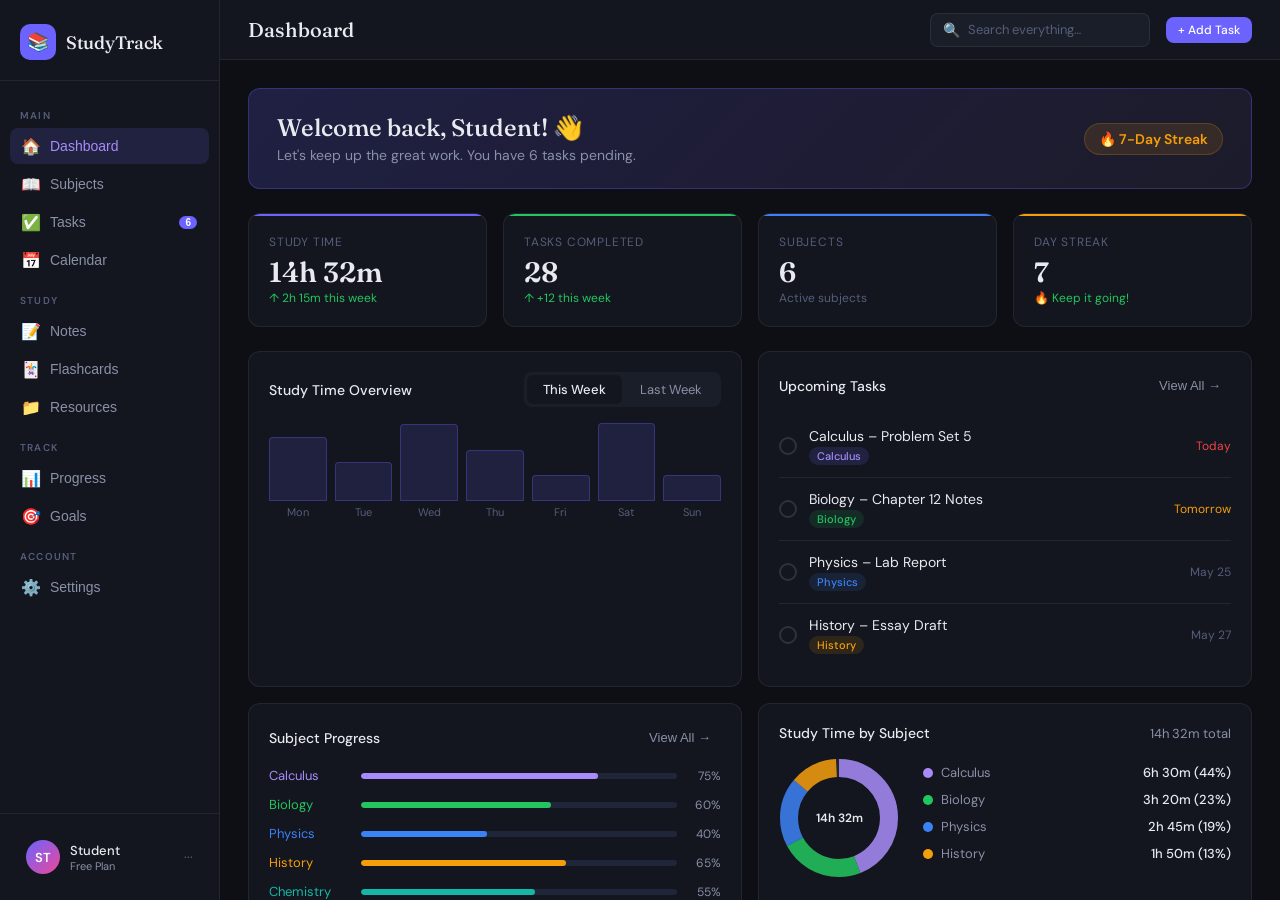
<file: full.html>
<!DOCTYPE html>
<html lang="en">
<head>
<meta charset="UTF-8">
<meta name="viewport" content="width=device-width, initial-scale=1.0">
<title>StudyTrack</title>
<link href="https://fonts.googleapis.com/css2?family=DM+Sans:ital,opsz,wght@0,9..40,300;0,9..40,400;0,9..40,500;0,9..40,600;1,9..40,300&family=Fraunces:ital,opsz,wght@0,9..144,300;0,9..144,500;1,9..144,300&display=swap" rel="stylesheet">
<style>
  :root {
    --bg: #0d0f14;
    --bg2: #13161e;
    --bg3: #1a1e28;
    --bg4: #20263a;
    --border: rgba(255,255,255,0.07);
    --border2: rgba(255,255,255,0.12);
    --text: #e8eaf0;
    --text2: #8a90a8;
    --text3: #555d7a;
    --accent: #6c63ff;
    --accent2: #a78bfa;
    --accent-dim: rgba(108,99,255,0.15);
    --green: #22c55e;
    --green-dim: rgba(34,197,94,0.12);
    --amber: #f59e0b;
    --amber-dim: rgba(245,158,11,0.12);
    --red: #ef4444;
    --red-dim: rgba(239,68,68,0.12);
    --blue: #3b82f6;
    --blue-dim: rgba(59,130,246,0.12);
    --teal: #14b8a6;
    --teal-dim: rgba(20,184,166,0.12);
    --pink: #ec4899;
    --nav-w: 220px;
    --radius: 12px;
    --radius-sm: 8px;
    --shadow: 0 4px 24px rgba(0,0,0,0.4);
  }

  *, *::before, *::after { box-sizing: border-box; margin: 0; padding: 0; }

  body {
    font-family: 'DM Sans', sans-serif;
    background: var(--bg);
    color: var(--text);
    min-height: 100vh;
    display: flex;
    overflow: hidden;
    height: 100vh;
  }

  /* ── SIDEBAR ── */
  .sidebar {
    width: var(--nav-w);
    min-width: var(--nav-w);
    background: var(--bg2);
    border-right: 1px solid var(--border);
    display: flex;
    flex-direction: column;
    height: 100vh;
    position: fixed;
    left: 0; top: 0;
    z-index: 100;
    transition: transform 0.3s ease;
  }
  .logo {
    padding: 24px 20px 20px;
    display: flex;
    align-items: center;
    gap: 10px;
    border-bottom: 1px solid var(--border);
  }
  .logo-icon {
    width: 36px; height: 36px;
    background: var(--accent);
    border-radius: 10px;
    display: flex; align-items: center; justify-content: center;
    font-size: 18px;
    flex-shrink: 0;
  }
  .logo-text {
    font-family: 'Fraunces', serif;
    font-size: 18px;
    font-weight: 500;
    letter-spacing: -0.3px;
    color: var(--text);
  }
  .nav {
    flex: 1;
    padding: 12px 10px;
    overflow-y: auto;
  }
  .nav-label {
    font-size: 10px;
    font-weight: 600;
    letter-spacing: 1.2px;
    text-transform: uppercase;
    color: var(--text3);
    padding: 8px 10px 6px;
    margin-top: 8px;
  }
  .nav-item {
    display: flex;
    align-items: center;
    gap: 10px;
    padding: 9px 12px;
    border-radius: var(--radius-sm);
    color: var(--text2);
    font-size: 14px;
    font-weight: 400;
    cursor: pointer;
    transition: all 0.15s ease;
    margin-bottom: 2px;
    border: none;
    background: none;
    width: 100%;
    text-align: left;
    text-decoration: none;
  }
  .nav-item:hover { background: var(--bg3); color: var(--text); }
  .nav-item.active {
    background: var(--accent-dim);
    color: var(--accent2);
    font-weight: 500;
  }
  .nav-item .nav-icon {
    width: 18px; height: 18px;
    display: flex; align-items: center; justify-content: center;
    font-size: 16px;
    flex-shrink: 0;
  }
  .nav-badge {
    margin-left: auto;
    background: var(--accent);
    color: #fff;
    font-size: 10px;
    font-weight: 600;
    padding: 1px 6px;
    border-radius: 20px;
  }
  .sidebar-footer {
    padding: 16px;
    border-top: 1px solid var(--border);
  }
  .user-card {
    display: flex;
    align-items: center;
    gap: 10px;
    padding: 10px;
    border-radius: var(--radius-sm);
    cursor: pointer;
    transition: background 0.15s;
  }
  .user-card:hover { background: var(--bg3); }
  .avatar {
    width: 34px; height: 34px;
    border-radius: 50%;
    background: linear-gradient(135deg, var(--accent), var(--pink));
    display: flex; align-items: center; justify-content: center;
    font-size: 13px;
    font-weight: 600;
    color: #fff;
    flex-shrink: 0;
  }
  .user-info { flex: 1; min-width: 0; }
  .user-name { font-size: 13px; font-weight: 500; }
  .user-role { font-size: 11px; color: var(--text2); }

  /* ── MAIN ── */
  .main {
    margin-left: var(--nav-w);
    flex: 1;
    display: flex;
    flex-direction: column;
    height: 100vh;
    overflow: hidden;
  }
  .topbar {
    background: var(--bg2);
    border-bottom: 1px solid var(--border);
    padding: 0 28px;
    height: 60px;
    display: flex;
    align-items: center;
    gap: 16px;
    flex-shrink: 0;
  }
  .topbar-title {
    font-family: 'Fraunces', serif;
    font-size: 20px;
    font-weight: 500;
    flex: 1;
  }
  .search-box {
    display: flex;
    align-items: center;
    gap: 8px;
    background: var(--bg3);
    border: 1px solid var(--border);
    border-radius: var(--radius-sm);
    padding: 7px 12px;
    width: 220px;
    transition: border-color 0.2s;
  }
  .search-box:focus-within { border-color: var(--accent); }
  .search-box input {
    background: none;
    border: none;
    outline: none;
    color: var(--text);
    font-size: 13px;
    font-family: inherit;
    width: 100%;
  }
  .search-box input::placeholder { color: var(--text3); }
  .search-icon { font-size: 14px; color: var(--text3); }

  .btn {
    display: inline-flex;
    align-items: center;
    gap: 6px;
    padding: 8px 16px;
    border-radius: var(--radius-sm);
    font-size: 13px;
    font-weight: 500;
    font-family: inherit;
    cursor: pointer;
    transition: all 0.15s ease;
    border: none;
  }
  .btn-primary {
    background: var(--accent);
    color: #fff;
  }
  .btn-primary:hover { background: #7c73ff; transform: translateY(-1px); }
  .btn-secondary {
    background: var(--bg3);
    color: var(--text2);
    border: 1px solid var(--border);
  }
  .btn-secondary:hover { background: var(--bg4); color: var(--text); }
  .btn-ghost {
    background: none;
    color: var(--text2);
    border: none;
    padding: 6px 10px;
  }
  .btn-ghost:hover { color: var(--text); background: var(--bg3); border-radius: var(--radius-sm); }
  .btn-sm { padding: 5px 12px; font-size: 12px; }
  .btn-icon {
    width: 32px; height: 32px; padding: 0;
    display: flex; align-items: center; justify-content: center;
    border-radius: var(--radius-sm);
    background: var(--bg3);
    border: 1px solid var(--border);
    color: var(--text2);
    cursor: pointer;
    font-size: 16px;
    transition: all 0.15s;
  }
  .btn-icon:hover { background: var(--bg4); color: var(--text); }

  /* ── PAGE CONTENT ── */
  .content {
    flex: 1;
    overflow-y: auto;
    padding: 28px;
  }
  .page { display: none; }
  .page.active { display: block; animation: fadeIn 0.25s ease; }
  @keyframes fadeIn { from { opacity: 0; transform: translateY(6px); } to { opacity: 1; transform: translateY(0); } }

  /* ── GRID ── */
  .grid-4 { display: grid; grid-template-columns: repeat(4, 1fr); gap: 16px; }
  .grid-3 { display: grid; grid-template-columns: repeat(3, 1fr); gap: 16px; }
  .grid-2 { display: grid; grid-template-columns: repeat(2, 1fr); gap: 16px; }

  /* ── CARDS ── */
  .card {
    background: var(--bg2);
    border: 1px solid var(--border);
    border-radius: var(--radius);
    padding: 20px;
  }
  .card-sm { padding: 16px; }
  .stat-card {
    background: var(--bg2);
    border: 1px solid var(--border);
    border-radius: var(--radius);
    padding: 20px;
    position: relative;
    overflow: hidden;
    transition: transform 0.2s, border-color 0.2s;
  }
  .stat-card:hover { transform: translateY(-2px); border-color: var(--border2); }
  .stat-card::before {
    content: '';
    position: absolute;
    top: 0; left: 0; right: 0;
    height: 2px;
    background: var(--c, var(--accent));
  }
  .stat-label { font-size: 12px; color: var(--text3); text-transform: uppercase; letter-spacing: 0.8px; margin-bottom: 8px; }
  .stat-value { font-size: 28px; font-weight: 600; line-height: 1; margin-bottom: 4px; font-family: 'Fraunces', serif; }
  .stat-sub { font-size: 12px; color: var(--text3); display: flex; align-items: center; gap: 4px; }
  .stat-sub.up { color: var(--green); }
  .stat-sub.down { color: var(--red); }

  .card-header {
    display: flex;
    align-items: center;
    justify-content: space-between;
    margin-bottom: 16px;
  }
  .card-title { font-size: 14px; font-weight: 500; }
  .section-title {
    font-family: 'Fraunces', serif;
    font-size: 22px;
    font-weight: 500;
    margin-bottom: 4px;
  }
  .section-sub { font-size: 14px; color: var(--text2); margin-bottom: 24px; }

  /* ── PROGRESS BARS ── */
  .progress-row {
    display: flex; align-items: center; gap: 12px; margin-bottom: 12px;
  }
  .progress-label { font-size: 13px; width: 80px; flex-shrink: 0; }
  .progress-track {
    flex: 1; height: 6px;
    background: var(--bg4);
    border-radius: 99px;
    overflow: hidden;
  }
  .progress-fill {
    height: 100%;
    border-radius: 99px;
    background: var(--accent);
    transition: width 0.8s cubic-bezier(0.34,1.56,0.64,1);
  }
  .progress-pct { font-size: 12px; color: var(--text2); width: 32px; text-align: right; flex-shrink: 0; }

  /* ── BADGES ── */
  .badge {
    display: inline-flex; align-items: center; gap: 4px;
    padding: 2px 8px;
    border-radius: 99px;
    font-size: 11px;
    font-weight: 500;
  }
  .badge-high { background: var(--red-dim); color: var(--red); }
  .badge-med { background: var(--amber-dim); color: var(--amber); }
  .badge-low { background: var(--green-dim); color: var(--green); }
  .badge-calc { background: var(--accent-dim); color: var(--accent2); }
  .badge-bio { background: var(--green-dim); color: var(--green); }
  .badge-phys { background: var(--blue-dim); color: var(--blue); }
  .badge-hist { background: var(--amber-dim); color: var(--amber); }
  .badge-chem { background: var(--teal-dim); color: var(--teal); }
  .badge-eng { background: rgba(236,72,153,0.12); color: var(--pink); }
  .badge-success { background: var(--green-dim); color: var(--green); }
  .badge-progress { background: var(--amber-dim); color: var(--amber); }
  .badge-todo { background: var(--blue-dim); color: var(--blue); }

  /* ── TASKS ── */
  .task-item {
    display: flex;
    align-items: center;
    gap: 12px;
    padding: 12px 0;
    border-bottom: 1px solid var(--border);
    cursor: pointer;
    transition: background 0.15s;
  }
  .task-item:last-child { border-bottom: none; }
  .task-check {
    width: 18px; height: 18px;
    border: 2px solid var(--border2);
    border-radius: 50%;
    flex-shrink: 0;
    display: flex; align-items: center; justify-content: center;
    transition: all 0.2s;
    cursor: pointer;
  }
  .task-check.done {
    background: var(--green);
    border-color: var(--green);
    color: #fff;
    font-size: 10px;
  }
  .task-info { flex: 1; min-width: 0; }
  .task-name { font-size: 14px; font-weight: 400; }
  .task-name.done { text-decoration: line-through; color: var(--text3); }
  .task-meta { font-size: 12px; color: var(--text3); margin-top: 2px; }
  .task-due { font-size: 12px; color: var(--text2); flex-shrink: 0; }

  /* ── TABS ── */
  .tabs {
    display: flex;
    gap: 2px;
    background: var(--bg3);
    border-radius: var(--radius-sm);
    padding: 3px;
    margin-bottom: 20px;
    width: fit-content;
  }
  .tab {
    padding: 6px 16px;
    border-radius: 6px;
    font-size: 13px;
    font-weight: 400;
    cursor: pointer;
    color: var(--text2);
    border: none;
    background: none;
    font-family: inherit;
    transition: all 0.15s;
  }
  .tab.active { background: var(--bg2); color: var(--text); font-weight: 500; }
  .tab:hover:not(.active) { color: var(--text); }

  /* ── CHART BARS ── */
  .chart-bars {
    display: flex;
    align-items: flex-end;
    gap: 8px;
    height: 120px;
    padding-bottom: 24px;
    position: relative;
  }
  .chart-bar-wrap {
    flex: 1;
    display: flex;
    flex-direction: column;
    align-items: center;
    height: 100%;
    justify-content: flex-end;
    gap: 4px;
  }
  .chart-bar {
    width: 100%;
    background: var(--accent-dim);
    border-radius: 4px 4px 0 0;
    border: 1px solid rgba(108,99,255,0.3);
    transition: height 0.8s cubic-bezier(0.34,1.56,0.64,1), background 0.2s;
    cursor: pointer;
  }
  .chart-bar:hover { background: var(--accent); }
  .chart-bar-label { font-size: 11px; color: var(--text3); }

  /* ── CALENDAR ── */
  .cal-grid {
    display: grid;
    grid-template-columns: repeat(7, 1fr);
    gap: 4px;
  }
  .cal-header {
    text-align: center;
    font-size: 11px;
    font-weight: 500;
    color: var(--text3);
    padding: 4px 0 8px;
    text-transform: uppercase;
    letter-spacing: 0.6px;
  }
  .cal-day {
    aspect-ratio: 1;
    display: flex; align-items: center; justify-content: center;
    font-size: 13px;
    border-radius: var(--radius-sm);
    cursor: pointer;
    color: var(--text2);
    transition: all 0.15s;
    position: relative;
  }
  .cal-day:hover { background: var(--bg3); color: var(--text); }
  .cal-day.today { background: var(--accent); color: #fff; font-weight: 600; }
  .cal-day.has-event::after {
    content: '';
    position: absolute;
    bottom: 3px;
    width: 4px; height: 4px;
    border-radius: 50%;
    background: var(--accent2);
  }
  .cal-day.today::after { background: #fff; }
  .cal-day.other-month { color: var(--text3); }
  .cal-day.selected:not(.today) { background: var(--accent-dim); color: var(--accent2); }

  /* ── NOTES ── */
  .notes-layout { display: grid; grid-template-columns: 220px 1fr; gap: 16px; min-height: 400px; }
  .notes-list { display: flex; flex-direction: column; gap: 4px; }
  .note-item {
    padding: 10px 12px;
    border-radius: var(--radius-sm);
    cursor: pointer;
    border: 1px solid transparent;
    transition: all 0.15s;
  }
  .note-item:hover { background: var(--bg3); }
  .note-item.active { background: var(--accent-dim); border-color: rgba(108,99,255,0.3); }
  .note-item-title { font-size: 13px; font-weight: 500; margin-bottom: 2px; }
  .note-item-date { font-size: 11px; color: var(--text3); }
  .note-editor {
    background: var(--bg2);
    border: 1px solid var(--border);
    border-radius: var(--radius);
    padding: 24px;
    display: flex;
    flex-direction: column;
  }
  .note-editor-title {
    font-family: 'Fraunces', serif;
    font-size: 22px;
    font-weight: 500;
    background: none;
    border: none;
    color: var(--text);
    outline: none;
    margin-bottom: 8px;
    width: 100%;
  }
  .note-editor-date { font-size: 12px; color: var(--text3); margin-bottom: 20px; }
  .note-editor-body {
    flex: 1;
    background: none;
    border: none;
    color: var(--text);
    font-family: inherit;
    font-size: 14px;
    line-height: 1.8;
    outline: none;
    resize: none;
    min-height: 300px;
  }

  /* ── FLASHCARDS ── */
  .flashcard-scene {
    perspective: 1000px;
    width: 100%;
    max-width: 480px;
    margin: 0 auto;
    height: 240px;
    cursor: pointer;
  }
  .flashcard-inner {
    width: 100%; height: 100%;
    transition: transform 0.5s cubic-bezier(0.4,0,0.2,1);
    transform-style: preserve-3d;
    position: relative;
  }
  .flashcard-inner.flipped { transform: rotateY(180deg); }
  .flashcard-face {
    position: absolute;
    width: 100%; height: 100%;
    backface-visibility: hidden;
    background: var(--bg2);
    border: 1px solid var(--border);
    border-radius: var(--radius);
    display: flex;
    flex-direction: column;
    align-items: center;
    justify-content: center;
    padding: 28px;
    text-align: center;
  }
  .flashcard-face.back { transform: rotateY(180deg); background: var(--bg3); border-color: var(--accent); }
  .flashcard-hint { font-size: 12px; color: var(--text3); margin-bottom: 12px; }
  .flashcard-q { font-size: 16px; font-weight: 500; line-height: 1.5; }
  .flashcard-a { font-size: 18px; font-weight: 600; color: var(--accent2); }
  .flashcard-nav { display: flex; align-items: center; justify-content: center; gap: 20px; margin-top: 20px; }
  .flashcard-counter { font-size: 14px; color: var(--text2); }
  .rating-btns { display: flex; gap: 8px; justify-content: center; margin-top: 16px; }

  /* ── TABLE ── */
  .data-table { width: 100%; border-collapse: collapse; }
  .data-table th {
    text-align: left; font-size: 11px; font-weight: 600;
    text-transform: uppercase; letter-spacing: 0.8px;
    color: var(--text3); padding: 10px 12px;
    border-bottom: 1px solid var(--border);
  }
  .data-table td {
    padding: 12px 12px; font-size: 14px;
    border-bottom: 1px solid var(--border);
    vertical-align: middle;
  }
  .data-table tr:last-child td { border-bottom: none; }
  .data-table tr:hover td { background: var(--bg3); }
  .subject-dot {
    display: inline-block;
    width: 8px; height: 8px;
    border-radius: 50%;
    margin-right: 8px;
    vertical-align: middle;
  }

  /* ── PIE / DONUT ── */
  .donut-wrap { display: flex; align-items: center; gap: 24px; }
  .donut-legend { flex: 1; }
  .donut-legend-item { display: flex; align-items: center; gap: 8px; margin-bottom: 10px; font-size: 13px; }
  .donut-legend-dot { width: 10px; height: 10px; border-radius: 50%; flex-shrink: 0; }
  .donut-legend-label { flex: 1; color: var(--text2); }
  .donut-legend-val { color: var(--text); font-weight: 500; }

  /* ── GOALS ── */
  .goal-card {
    background: var(--bg2);
    border: 1px solid var(--border);
    border-radius: var(--radius);
    padding: 16px 20px;
    margin-bottom: 12px;
    transition: all 0.2s;
  }
  .goal-card:hover { border-color: var(--border2); }
  .goal-header { display: flex; align-items: center; justify-content: space-between; margin-bottom: 10px; }
  .goal-title { font-size: 15px; font-weight: 500; }
  .goal-meta { font-size: 12px; color: var(--text3); margin-bottom: 10px; }
  .goal-progress-track { height: 6px; background: var(--bg4); border-radius: 99px; overflow: hidden; }
  .goal-progress-fill { height: 100%; border-radius: 99px; background: var(--accent); transition: width 1s ease; }
  .goal-progress-fill.done { background: var(--green); }

  /* ── SETTINGS ── */
  .settings-section { margin-bottom: 32px; }
  .settings-section-title { font-size: 14px; font-weight: 600; color: var(--text2); text-transform: uppercase; letter-spacing: 0.8px; margin-bottom: 16px; padding-bottom: 8px; border-bottom: 1px solid var(--border); }
  .settings-row { display: flex; align-items: center; justify-content: space-between; padding: 14px 0; border-bottom: 1px solid var(--border); }
  .settings-row:last-child { border-bottom: none; }
  .settings-label { font-size: 14px; font-weight: 500; }
  .settings-sub { font-size: 12px; color: var(--text3); margin-top: 2px; }
  .toggle {
    width: 40px; height: 22px;
    background: var(--bg4);
    border-radius: 99px;
    cursor: pointer;
    position: relative;
    transition: background 0.2s;
    border: none;
    flex-shrink: 0;
  }
  .toggle.on { background: var(--accent); }
  .toggle::after {
    content: '';
    position: absolute;
    width: 16px; height: 16px;
    background: #fff;
    border-radius: 50%;
    top: 3px; left: 3px;
    transition: left 0.2s;
  }
  .toggle.on::after { left: 21px; }
  .input-field {
    background: var(--bg3);
    border: 1px solid var(--border);
    border-radius: var(--radius-sm);
    color: var(--text);
    font-family: inherit;
    font-size: 14px;
    padding: 8px 12px;
    outline: none;
    transition: border-color 0.2s;
  }
  .input-field:focus { border-color: var(--accent); }
  .select-field {
    background: var(--bg3);
    border: 1px solid var(--border);
    border-radius: var(--radius-sm);
    color: var(--text);
    font-family: inherit;
    font-size: 14px;
    padding: 8px 12px;
    outline: none;
    cursor: pointer;
  }

  /* ── RESOURCES ── */
  .resource-card {
    background: var(--bg2);
    border: 1px solid var(--border);
    border-radius: var(--radius);
    padding: 16px;
    transition: all 0.2s;
    cursor: pointer;
  }
  .resource-card:hover { border-color: var(--accent); transform: translateY(-2px); }
  .resource-icon {
    width: 40px; height: 40px;
    border-radius: var(--radius-sm);
    display: flex; align-items: center; justify-content: center;
    font-size: 20px;
    margin-bottom: 12px;
  }
  .resource-name { font-size: 14px; font-weight: 500; margin-bottom: 4px; }
  .resource-type { font-size: 12px; color: var(--text3); }

  /* ── MODAL ── */
  .modal-overlay {
    position: fixed;
    inset: 0;
    background: rgba(0,0,0,0.6);
    z-index: 200;
    display: flex; align-items: center; justify-content: center;
    opacity: 0; pointer-events: none;
    transition: opacity 0.2s;
    backdrop-filter: blur(4px);
  }
  .modal-overlay.show { opacity: 1; pointer-events: all; }
  .modal {
    background: var(--bg2);
    border: 1px solid var(--border2);
    border-radius: var(--radius);
    padding: 28px;
    width: 460px;
    max-width: 90vw;
    transform: translateY(20px);
    transition: transform 0.2s;
  }
  .modal-overlay.show .modal { transform: translateY(0); }
  .modal-title { font-family: 'Fraunces', serif; font-size: 20px; font-weight: 500; margin-bottom: 20px; }
  .modal-row { margin-bottom: 16px; }
  .modal-label { font-size: 12px; color: var(--text2); margin-bottom: 6px; }
  .modal-input {
    width: 100%;
    background: var(--bg3);
    border: 1px solid var(--border);
    border-radius: var(--radius-sm);
    color: var(--text);
    font-family: inherit;
    font-size: 14px;
    padding: 9px 12px;
    outline: none;
    transition: border-color 0.2s;
  }
  .modal-input:focus { border-color: var(--accent); }
  .modal-footer { display: flex; justify-content: flex-end; gap: 8px; margin-top: 24px; }

  /* ── TIMELINE BADGES ── */
  .timeline-label { font-size: 10px; font-weight: 700; letter-spacing: 1px; text-transform: uppercase; color: var(--text3); padding: 12px 0 6px; }

  /* ── SUBJECT COLORS ── */
  .c-calc { color: var(--accent2); }
  .c-bio { color: var(--green); }
  .c-phys { color: var(--blue); }
  .c-hist { color: var(--amber); }
  .c-chem { color: var(--teal); }
  .c-eng { color: var(--pink); }

  /* ── TOAST ── */
  .toast-container { position: fixed; top: 20px; right: 20px; z-index: 300; display: flex; flex-direction: column; gap: 8px; }
  .toast {
    background: var(--bg2);
    border: 1px solid var(--border2);
    border-radius: var(--radius-sm);
    padding: 12px 16px;
    font-size: 13px;
    display: flex; align-items: center; gap: 10px;
    animation: slideIn 0.3s ease;
    min-width: 260px;
    box-shadow: var(--shadow);
  }
  .toast-icon { font-size: 16px; }
  @keyframes slideIn { from { transform: translateX(100%); opacity: 0; } to { transform: translateX(0); opacity: 1; } }

  /* ── SCROLLBAR ── */
  ::-webkit-scrollbar { width: 6px; }
  ::-webkit-scrollbar-track { background: transparent; }
  ::-webkit-scrollbar-thumb { background: var(--bg4); border-radius: 99px; }
  ::-webkit-scrollbar-thumb:hover { background: var(--border2); }

  /* ── HAMBURGER ── */
  .hamburger { display: none; background: none; border: none; color: var(--text); font-size: 22px; cursor: pointer; padding: 4px; }

  @media (max-width: 768px) {
    .hamburger { display: flex; }
    .sidebar { transform: translateX(-100%); }
    .sidebar.open { transform: translateX(0); }
    .main { margin-left: 0; }
    .grid-4 { grid-template-columns: repeat(2, 1fr); }
    .grid-3 { grid-template-columns: 1fr; }
    .grid-2 { grid-template-columns: 1fr; }
    .notes-layout { grid-template-columns: 1fr; }
    .donut-wrap { flex-direction: column; }
    .search-box { display: none; }
  }

  .empty-state { text-align: center; padding: 60px 20px; color: var(--text3); }
  .empty-state-icon { font-size: 48px; margin-bottom: 12px; }
  .divider { height: 1px; background: var(--border); margin: 20px 0; }
  .flex { display: flex; }
  .items-center { align-items: center; }
  .justify-between { justify-content: space-between; }
  .gap-2 { gap: 8px; }
  .gap-3 { gap: 12px; }
  .mb-4 { margin-bottom: 16px; }
  .mb-6 { margin-bottom: 24px; }
  .text-sm { font-size: 13px; }
  .text-xs { font-size: 12px; }
  .text-muted { color: var(--text2); }
  .fw-500 { font-weight: 500; }

  /* Chip filters */
  .chip {
    display: inline-flex; align-items: center;
    padding: 5px 12px; border-radius: 99px;
    font-size: 12px; font-weight: 500;
    cursor: pointer; border: 1px solid var(--border);
    background: none; color: var(--text2);
    font-family: inherit; transition: all 0.15s;
  }
  .chip.active { background: var(--accent-dim); border-color: rgba(108,99,255,0.4); color: var(--accent2); }
  .chip:hover:not(.active) { border-color: var(--border2); color: var(--text); }
  .chips { display: flex; gap: 6px; flex-wrap: wrap; margin-bottom: 16px; }

  /* Welcome banner */
  .welcome-banner {
    background: linear-gradient(135deg, rgba(108,99,255,0.2), rgba(167,139,250,0.1));
    border: 1px solid rgba(108,99,255,0.3);
    border-radius: var(--radius);
    padding: 24px 28px;
    margin-bottom: 24px;
    display: flex; align-items: center; justify-content: space-between;
  }
  .welcome-text h1 { font-family: 'Fraunces', serif; font-size: 24px; font-weight: 500; margin-bottom: 4px; }
  .welcome-text p { color: var(--text2); font-size: 14px; }

  /* Streak fire */
  .streak-badge {
    display: flex; align-items: center; gap: 6px;
    background: var(--amber-dim);
    border: 1px solid rgba(245,158,11,0.2);
    border-radius: 99px;
    padding: 6px 14px;
    font-size: 14px;
    font-weight: 600;
    color: var(--amber);
  }

  /* Progress circular */
  .circ-wrap { position: relative; display: inline-flex; }
  .circ-label { position: absolute; inset: 0; display: flex; align-items: center; justify-content: center; flex-direction: column; }
</style>
</head>
<body>

<!-- SIDEBAR -->
<nav class="sidebar" id="sidebar">
  <div class="logo">
    <div class="logo-icon">📚</div>
    <span class="logo-text">StudyTrack</span>
  </div>
  <div class="nav">
    <div class="nav-label">Main</div>
    <button class="nav-item active" data-page="dashboard">
      <span class="nav-icon">🏠</span> Dashboard
    </button>
    <button class="nav-item" data-page="subjects">
      <span class="nav-icon">📖</span> Subjects
    </button>
    <button class="nav-item" data-page="tasks">
      <span class="nav-icon">✅</span> Tasks
      <span class="nav-badge" id="task-badge">6</span>
    </button>
    <button class="nav-item" data-page="calendar">
      <span class="nav-icon">📅</span> Calendar
    </button>
    <div class="nav-label">Study</div>
    <button class="nav-item" data-page="notes">
      <span class="nav-icon">📝</span> Notes
    </button>
    <button class="nav-item" data-page="flashcards">
      <span class="nav-icon">🃏</span> Flashcards
    </button>
    <button class="nav-item" data-page="resources">
      <span class="nav-icon">📁</span> Resources
    </button>
    <div class="nav-label">Track</div>
    <button class="nav-item" data-page="progress">
      <span class="nav-icon">📊</span> Progress
    </button>
    <button class="nav-item" data-page="goals">
      <span class="nav-icon">🎯</span> Goals
    </button>
    <div class="nav-label">Account</div>
    <button class="nav-item" data-page="settings">
      <span class="nav-icon">⚙️</span> Settings
    </button>
  </div>
  <div class="sidebar-footer">
    <div class="user-card">
      <div class="avatar">ST</div>
      <div class="user-info">
        <div class="user-name">Student</div>
        <div class="user-role">Free Plan</div>
      </div>
      <span style="color:var(--text3);font-size:14px;">···</span>
    </div>
  </div>
</nav>

<!-- MAIN -->
<div class="main">
  <div class="topbar">
    <button class="hamburger" id="hamburger">☰</button>
    <div class="topbar-title" id="page-title">Dashboard</div>
    <div class="search-box">
      <span class="search-icon">🔍</span>
      <input type="text" id="global-search" placeholder="Search everything…">
    </div>
    <button class="btn btn-primary btn-sm" id="topbar-action-btn" onclick="openAddModal()">+ Add Task</button>
  </div>

  <div class="content">

    <!-- ════════════════════════ DASHBOARD ════════════════════════ -->
    <div class="page active" id="page-dashboard">
      <div class="welcome-banner">
        <div class="welcome-text">
          <h1>Welcome back, Student! 👋</h1>
          <p>Let's keep up the great work. You have 6 tasks pending.</p>
        </div>
        <div class="streak-badge">🔥 7-Day Streak</div>
      </div>

      <div class="grid-4 mb-6">
        <div class="stat-card" style="--c: var(--accent)">
          <div class="stat-label">Study Time</div>
          <div class="stat-value">14h 32m</div>
          <div class="stat-sub up">↑ 2h 15m this week</div>
        </div>
        <div class="stat-card" style="--c: var(--green)">
          <div class="stat-label">Tasks Completed</div>
          <div class="stat-value" id="dash-completed">28</div>
          <div class="stat-sub up">↑ +12 this week</div>
        </div>
        <div class="stat-card" style="--c: var(--blue)">
          <div class="stat-label">Subjects</div>
          <div class="stat-value">6</div>
          <div class="stat-sub">Active subjects</div>
        </div>
        <div class="stat-card" style="--c: var(--amber)">
          <div class="stat-label">Day Streak</div>
          <div class="stat-value">7</div>
          <div class="stat-sub up">🔥 Keep it going!</div>
        </div>
      </div>

      <div class="grid-2">
        <!-- Study Time Chart -->
        <div class="card">
          <div class="card-header">
            <div class="card-title">Study Time Overview</div>
            <div class="tabs" style="margin-bottom:0">
              <button class="tab active">This Week</button>
              <button class="tab">Last Week</button>
            </div>
          </div>
          <div class="chart-bars" id="study-chart">
            <!-- JS rendered -->
          </div>
        </div>

        <!-- Upcoming Tasks -->
        <div class="card">
          <div class="card-header">
            <div class="card-title">Upcoming Tasks</div>
            <button class="btn-ghost text-sm" onclick="navigate('tasks')">View All →</button>
          </div>
          <div id="dash-tasks"></div>
        </div>

        <!-- Subject Progress -->
        <div class="card">
          <div class="card-header">
            <div class="card-title">Subject Progress</div>
            <button class="btn-ghost text-sm" onclick="navigate('subjects')">View All →</button>
          </div>
          <div id="dash-progress"></div>
        </div>

        <!-- Study by Subject -->
        <div class="card">
          <div class="card-header">
            <div class="card-title">Study Time by Subject</div>
            <span class="text-muted text-sm">14h 32m total</span>
          </div>
          <div class="donut-wrap">
            <svg width="120" height="120" viewBox="0 0 120 120">
              <circle cx="60" cy="60" r="50" fill="none" stroke="rgba(255,255,255,0.06)" stroke-width="18"/>
              <!-- Donut segments drawn by JS -->
              <g id="donut-segments"></g>
              <text x="60" y="64" text-anchor="middle" fill="#e8eaf0" font-size="12" font-weight="600" font-family="DM Sans">14h 32m</text>
            </svg>
            <div class="donut-legend" id="donut-legend"></div>
          </div>
        </div>
      </div>
    </div>

    <!-- ════════════════════════ SUBJECTS ════════════════════════ -->
    <div class="page" id="page-subjects">
      <div class="flex items-center justify-between mb-6">
        <div>
          <div class="section-title">Subjects</div>
          <div class="section-sub">Manage and track all your subjects.</div>
        </div>
        <button class="btn btn-primary" onclick="openAddModal('subject')">+ Add Subject</button>
      </div>

      <div class="grid-3 mb-6" id="subject-cards"></div>

      <div class="card">
        <table class="data-table" id="subject-table">
          <thead>
            <tr>
              <th>Subject</th>
              <th>Progress</th>
              <th>Study Time</th>
              <th>Tasks</th>
              <th></th>
            </tr>
          </thead>
          <tbody id="subject-table-body"></tbody>
        </table>
      </div>
    </div>

    <!-- ════════════════════════ TASKS ════════════════════════ -->
    <div class="page" id="page-tasks">
      <div class="flex items-center justify-between mb-6">
        <div>
          <div class="section-title">Tasks</div>
          <div class="section-sub">View and manage your study tasks.</div>
        </div>
        <button class="btn btn-primary" onclick="openAddModal('task')">+ Add Task</button>
      </div>

      <div class="tabs" id="tasks-tabs">
        <button class="tab active" data-filter="all">All</button>
        <button class="tab" data-filter="todo">To Do</button>
        <button class="tab" data-filter="inprogress">In Progress</button>
        <button class="tab" data-filter="done">Completed</button>
      </div>

      <div class="card">
        <div id="tasks-list"></div>
      </div>
    </div>

    <!-- ════════════════════════ CALENDAR ════════════════════════ -->
    <div class="page" id="page-calendar">
      <div class="flex items-center justify-between mb-6">
        <div>
          <div class="section-title">Calendar</div>
          <div class="section-sub">View your schedule and study plan.</div>
        </div>
        <div class="tabs" style="margin-bottom:0">
          <button class="tab active">Month</button>
          <button class="tab">Week</button>
          <button class="tab">Day</button>
        </div>
      </div>

      <div class="grid-2">
        <div class="card">
          <div class="card-header" style="margin-bottom:12px">
            <button class="btn-icon" id="cal-prev">‹</button>
            <div class="card-title" id="cal-month-label" style="font-family:'Fraunces',serif;font-size:18px"></div>
            <button class="btn-icon" id="cal-next">›</button>
          </div>
          <div class="cal-grid" id="cal-grid"></div>
        </div>

        <div class="card">
          <div class="card-header">
            <div class="card-title">Upcoming Events</div>
            <button class="btn btn-primary btn-sm" onclick="openAddModal('event')">+ Add Event</button>
          </div>
          <div id="cal-events"></div>
        </div>
      </div>
    </div>

    <!-- ════════════════════════ NOTES ════════════════════════ -->
    <div class="page" id="page-notes">
      <div class="flex items-center justify-between mb-6">
        <div>
          <div class="section-title">Notes</div>
          <div class="section-sub">All your study notes in one place.</div>
        </div>
        <button class="btn btn-primary" onclick="openAddModal('note')">+ New Note</button>
      </div>

      <div class="notes-layout">
        <div>
          <div class="chips" id="notes-subject-filter">
            <button class="chip active" data-filter="all">All</button>
            <button class="chip" data-filter="Calculus">Calculus</button>
            <button class="chip" data-filter="Biology">Biology</button>
            <button class="chip" data-filter="Physics">Physics</button>
          </div>
          <div class="notes-list card" id="notes-list" style="padding:8px"></div>
        </div>
        <div class="note-editor" id="note-editor">
          <input class="note-editor-title" id="note-title" type="text" value="Calculus – Derivatives">
          <div class="note-editor-date" id="note-date">May 14, 2024</div>
          <div class="divider" style="margin:0 0 16px"></div>
          <textarea class="note-editor-body" id="note-body"></textarea>
          <div class="flex gap-2" style="margin-top:16px">
            <button class="btn btn-primary btn-sm" onclick="saveNote()">Save Note</button>
            <button class="btn btn-secondary btn-sm" onclick="deleteNote()">🗑 Delete</button>
          </div>
        </div>
      </div>
    </div>

    <!-- ════════════════════════ FLASHCARDS ════════════════════════ -->
    <div class="page" id="page-flashcards">
      <div class="flex items-center justify-between mb-6">
        <div>
          <div class="section-title">Flashcards</div>
          <div class="section-sub">Study with interactive flashcards.</div>
        </div>
        <button class="btn btn-primary" onclick="openAddModal('flashcard')">+ New Flashcard</button>
      </div>

      <div class="grid-2">
        <div>
          <div class="chips mb-4" id="fc-subject-filter">
            <button class="chip active" data-filter="all">All</button>
            <button class="chip" data-filter="Calculus">Calculus</button>
            <button class="chip" data-filter="Biology">Biology</button>
            <button class="chip" data-filter="Physics">Physics</button>
          </div>
          <div class="tabs mb-4" id="fc-tabs">
            <button class="tab active" data-filter="all">All (24)</button>
            <button class="tab" data-filter="review">To Review (8)</button>
            <button class="tab" data-filter="learned">Learned (13)</button>
          </div>

          <div class="flashcard-scene" id="flashcard-scene" onclick="flipCard()">
            <div class="flashcard-inner" id="flashcard-inner">
              <div class="flashcard-face front">
                <div class="flashcard-hint">Question</div>
                <div class="flashcard-q" id="fc-question">What is the derivative of sin x?</div>
              </div>
              <div class="flashcard-face back">
                <div class="flashcard-hint">Answer</div>
                <div class="flashcard-a" id="fc-answer">cos x</div>
              </div>
            </div>
          </div>

          <div style="text-align:center;margin-top:12px">
            <div class="flashcard-hint" id="fc-hint">Click card to reveal answer</div>
          </div>

          <div class="flashcard-nav">
            <button class="btn-icon" id="fc-prev" onclick="prevCard()">‹</button>
            <div class="flashcard-counter" id="fc-counter">1 / 24</div>
            <button class="btn-icon" id="fc-next" onclick="nextCard()">›</button>
          </div>

          <div class="rating-btns" id="rating-btns" style="display:none">
            <button class="btn btn-sm" style="background:var(--red-dim);color:var(--red);border:none" onclick="rateCard('hard')">Hard</button>
            <button class="btn btn-sm" style="background:var(--amber-dim);color:var(--amber);border:none" onclick="rateCard('good')">Good</button>
            <button class="btn btn-sm" style="background:var(--green-dim);color:var(--green);border:none" onclick="rateCard('easy')">Easy</button>
          </div>
        </div>

        <div class="card">
          <div class="card-header"><div class="card-title">Session Stats</div></div>
          <div class="grid-2" style="gap:12px;margin-bottom:20px">
            <div class="stat-card" style="--c:var(--blue)">
              <div class="stat-label">Reviewed</div>
              <div class="stat-value" id="fc-reviewed">0</div>
            </div>
            <div class="stat-card" style="--c:var(--accent)">
              <div class="stat-label">Remaining</div>
              <div class="stat-value" id="fc-remaining">24</div>
            </div>
            <div class="stat-card" style="--c:var(--green)">
              <div class="stat-label">Accuracy</div>
              <div class="stat-value" id="fc-accuracy">—</div>
            </div>
            <div class="stat-card" style="--c:var(--amber)">
              <div class="stat-label">Streak</div>
              <div class="stat-value" id="fc-streak">0</div>
            </div>
          </div>
          <div class="card-title" style="margin-bottom:12px">Card List</div>
          <div id="fc-list" style="max-height:260px;overflow-y:auto"></div>
        </div>
      </div>
    </div>

    <!-- ════════════════════════ RESOURCES ════════════════════════ -->
    <div class="page" id="page-resources">
      <div class="flex items-center justify-between mb-6">
        <div>
          <div class="section-title">Resources</div>
          <div class="section-sub">All your study materials in one place.</div>
        </div>
        <button class="btn btn-primary" onclick="openAddModal('resource')">+ Add Resource</button>
      </div>

      <div class="chips mb-4" id="resource-filter">
        <button class="chip active" data-filter="all">All</button>
        <button class="chip" data-filter="Video">Videos</button>
        <button class="chip" data-filter="PDF">PDFs</button>
        <button class="chip" data-filter="Link">Links</button>
        <button class="chip" data-filter="Book">Books</button>
      </div>

      <div class="grid-3" id="resources-grid"></div>
    </div>

    <!-- ════════════════════════ PROGRESS ════════════════════════ -->
    <div class="page" id="page-progress">
      <div class="flex items-center justify-between mb-6">
        <div>
          <div class="section-title">Progress</div>
          <div class="section-sub">View your learning progress over time.</div>
        </div>
        <div class="tabs" style="margin-bottom:0">
          <button class="tab active">This Week</button>
          <button class="tab">This Month</button>
        </div>
      </div>

      <div class="grid-4 mb-6">
        <div class="stat-card" style="--c:var(--accent)">
          <div class="stat-label">Study Time</div>
          <div class="stat-value">14h 32m</div>
          <div class="stat-sub up">↑ 2h 15m vs last week</div>
        </div>
        <div class="stat-card" style="--c:var(--green)">
          <div class="stat-label">Tasks Completed</div>
          <div class="stat-value">28</div>
          <div class="stat-sub up">↑ +5 from last week</div>
        </div>
        <div class="stat-card" style="--c:var(--amber)">
          <div class="stat-label">Day Streak</div>
          <div class="stat-value">7</div>
          <div class="stat-sub up">🔥 Keep it up!</div>
        </div>
        <div class="stat-card" style="--c:var(--teal)">
          <div class="stat-label">Goals Met</div>
          <div class="stat-value">3/4</div>
          <div class="stat-sub">75% this week</div>
        </div>
      </div>

      <div class="grid-2">
        <div class="card">
          <div class="card-header">
            <div class="card-title">Study Hours</div>
            <div class="chips" style="margin-bottom:0">
              <button class="chip active btn-sm">All Subjects</button>
              <button class="chip btn-sm">Calculus</button>
            </div>
          </div>
          <div class="chart-bars" id="progress-chart"></div>
        </div>

        <div class="card">
          <div class="card-header"><div class="card-title">Subject Progress</div></div>
          <div id="progress-bars"></div>
        </div>

        <div class="card">
          <div class="card-header"><div class="card-title">Activity Heatmap</div></div>
          <div id="heatmap" style="display:grid;grid-template-columns:repeat(12,1fr);gap:4px"></div>
        </div>

        <div class="card">
          <div class="card-header"><div class="card-title">Top Achievements</div></div>
          <div id="achievements"></div>
        </div>
      </div>
    </div>

    <!-- ════════════════════════ GOALS ════════════════════════ -->
    <div class="page" id="page-goals">
      <div class="flex items-center justify-between mb-6">
        <div>
          <div class="section-title">Goals</div>
          <div class="section-sub">Set and track your study goals.</div>
        </div>
        <button class="btn btn-primary" onclick="openAddModal('goal')">+ New Goal</button>
      </div>

      <div class="tabs mb-4" id="goals-tabs">
        <button class="tab active" data-filter="all">All</button>
        <button class="tab" data-filter="active">Active</button>
        <button class="tab" data-filter="completed">Completed</button>
      </div>

      <div id="goals-list"></div>
    </div>

    <!-- ════════════════════════ SETTINGS ════════════════════════ -->
    <div class="page" id="page-settings">
      <div class="mb-6">
        <div class="section-title">Settings</div>
        <div class="section-sub">Manage your account and preferences.</div>
      </div>

      <div class="tabs mb-6" id="settings-tabs">
        <button class="tab active" data-tab="profile">Profile</button>
        <button class="tab" data-tab="preferences">Preferences</button>
        <button class="tab" data-tab="notifications">Notifications</button>
        <button class="tab" data-tab="appearance">Appearance</button>
      </div>

      <div id="settings-content"></div>
    </div>

  </div><!-- /content -->
</div>

<!-- MODAL -->
<div class="modal-overlay" id="modal" onclick="closeModalOutside(event)">
  <div class="modal">
    <div class="modal-title" id="modal-title">Add Task</div>
    <div id="modal-body"></div>
    <div class="modal-footer">
      <button class="btn btn-secondary" onclick="closeModal()">Cancel</button>
      <button class="btn btn-primary" onclick="submitModal()">Save</button>
    </div>
  </div>
</div>

<!-- TOAST CONTAINER -->
<div class="toast-container" id="toast-container"></div>

<script>
// ══════════════════════════════════════════════════════
// DATA
// ══════════════════════════════════════════════════════
const subjects = [
  { id:1, name:'Calculus', color:'var(--accent2)', progress:75, time:'6h 30m', tasks:8, badge:'badge-calc', dot:'#a78bfa' },
  { id:2, name:'Biology',  color:'var(--green)',   progress:60, time:'3h 20m', tasks:6, badge:'badge-bio',  dot:'#22c55e' },
  { id:3, name:'Physics',  color:'var(--blue)',    progress:40, time:'2h 45m', tasks:5, badge:'badge-phys', dot:'#3b82f6' },
  { id:4, name:'History',  color:'var(--amber)',   progress:65, time:'1h 50m', tasks:4, badge:'badge-hist', dot:'#f59e0b' },
  { id:5, name:'Chemistry',color:'var(--teal)',    progress:55, time:'1h 07m', tasks:5, badge:'badge-chem', dot:'#14b8a6' },
  { id:6, name:'English',  color:'var(--pink)',    progress:30, time:'0h 45m', tasks:3, badge:'badge-eng',  dot:'#ec4899' },
];

const tasks = [
  { id:1, name:'Calculus – Problem Set 5',   subject:'Calculus', priority:'High',   status:'todo',       due:'Today',    group:'TODAY' },
  { id:2, name:'Biology – Chapter 12 Notes', subject:'Biology',  priority:'Medium', status:'inprogress', due:'Tomorrow', group:'TOMORROW' },
  { id:3, name:'Physics – Lab Report',       subject:'Physics',  priority:'High',   status:'todo',       due:'May 25',   group:'THIS WEEK' },
  { id:4, name:'History – Essay Draft',      subject:'History',  priority:'Medium', status:'inprogress', due:'May 27',   group:'THIS WEEK' },
  { id:5, name:'Chemistry – Practice Questions', subject:'Chemistry', priority:'Low', status:'todo',     due:'Jun 1',    group:'NEXT WEEK' },
  { id:6, name:'English – Read Chapter 4',   subject:'English',  priority:'Low',    status:'todo',       due:'Jun 3',    group:'NEXT WEEK' },
];

const notes = [
  { id:1, subject:'Calculus', title:'Calculus – Derivatives', date:'May 14, 2024',
    body:`Key Rules:

• Power Rule: d/dx (xⁿ) = nxⁿ⁻¹
• Product Rule: d/dx [u·v] = u·dv/dx + v·du/dx
• Chain Rule: d/dx [f(g(x))] = f'(g(x)) · g'(x)

Examples:
• d/dx (x³) = 3x²
• d/dx (sin x) = cos x

Remember to practice problems from the textbook!` },
  { id:2, subject:'Biology',  title:'Biology – Cell Structure',  date:'May 13, 2024', body:'Cell organelles and their functions:\n\n• Nucleus – Control center, contains DNA\n• Mitochondria – Powerhouse of the cell\n• Ribosome – Protein synthesis\n• ER – Transport system\n\nStudy diagrams from Chapter 5.' },
  { id:3, subject:'Physics',  title:'Physics – Newton\'s Laws',  date:'May 12, 2024', body:"Newton's Three Laws of Motion:\n\n1. Law of Inertia – An object at rest stays at rest...\n2. F = ma – Force equals mass times acceleration\n3. Action-Reaction – For every action, there is an equal and opposite reaction." },
  { id:4, subject:'History',  title:'History – World War 2',     date:'May 11, 2024', body:'Key events:\n\n• 1939 – Germany invades Poland\n• 1941 – USA enters the war\n• 1944 – D-Day Normandy\n• 1945 – Germany surrenders\n• Aug 1945 – Japan surrenders' },
  { id:5, subject:'Chemistry',title:'Chemistry – Acids & Bases', date:'May 10, 2024', body:'pH Scale: 0-14\n• pH < 7 → Acid\n• pH = 7 → Neutral\n• pH > 7 → Base\n\nStrong acids: HCl, H₂SO₄, HNO₃\nStrong bases: NaOH, KOH' },
  { id:6, subject:'Biology',  title:'English – Essay Outline',   date:'May 9, 2024',  body:'Essay Structure:\n\n1. Introduction (Hook, Context, Thesis)\n2. Body Paragraph 1\n3. Body Paragraph 2\n4. Body Paragraph 3\n5. Conclusion (Restate thesis, final thought)' },
];

const flashcards = [
  { id:1, subject:'Calculus', question:'What is the derivative of sin x?',      answer:'cos x',                     status:'review' },
  { id:2, subject:'Calculus', question:'What is the derivative of cos x?',      answer:'-sin x',                    status:'learned' },
  { id:3, subject:'Calculus', question:'What is the Power Rule?',               answer:'d/dx(xⁿ) = nxⁿ⁻¹',        status:'learned' },
  { id:4, subject:'Calculus', question:'What is the Chain Rule?',               answer:"f'(g(x))·g'(x)",            status:'review' },
  { id:5, subject:'Biology',  question:'What organelle is the powerhouse?',     answer:'Mitochondria',              status:'learned' },
  { id:6, subject:'Biology',  question:'What is photosynthesis?',               answer:'Light → Glucose + O₂',     status:'review' },
  { id:7, subject:'Physics',  question:'State Newton\'s 2nd Law',               answer:'F = ma',                    status:'learned' },
  { id:8, subject:'Physics',  question:'What is kinetic energy?',               answer:'KE = ½mv²',                status:'review' },
];

const events = [
  { id:1, subject:'Calculus', title:'Calculus – Study Session', time:'2:00 PM', day:19 },
  { id:2, subject:'Biology',  title:'Biology – Lab Review',     time:'10:00 AM',day:21 },
  { id:3, subject:'Physics',  title:'Physics – Problem Set',    time:'1:00 PM', day:23 },
  { id:4, subject:'History',  title:'History – Essay Due',      time:'3:00 PM', day:25 },
  { id:5, subject:'Chemistry',title:'Chemistry – Quiz',         time:'11:00 AM',day:27 },
];

const goals = [
  { id:1, title:'Study 20 hours this week',        status:'active',    current:14.5, total:20,   unit:'h', due:'May 19, 2024' },
  { id:2, title:'Complete 30 tasks this week',     status:'active',    current:28,   total:30,   unit:'',  due:'May 19, 2024' },
  { id:3, title:'Read 2 books this month',         status:'active',    current:1,    total:2,    unit:'',  due:'May 31, 2024' },
  { id:4, title:'Maintain a 7-day study streak',   status:'completed', current:7,    total:7,    unit:' days', due:'Achieved!' },
];

const resources = [
  { id:1, name:'Khan Academy – Calculus',  type:'Video', subject:'Calculus', icon:'🎥', color:'var(--red-dim)' },
  { id:2, name:'Biology Textbook PDF',     type:'PDF',   subject:'Biology',  icon:'📄', color:'var(--blue-dim)' },
  { id:3, name:'Physics Simulations',      type:'Link',  subject:'Physics',  icon:'🔗', color:'var(--teal-dim)' },
  { id:4, name:'History Timeline Charts',  type:'PDF',   subject:'History',  icon:'📄', color:'var(--amber-dim)' },
  { id:5, name:'Chemistry 3D Models',      type:'Link',  subject:'Chemistry',icon:'🔗', color:'var(--teal-dim)' },
  { id:6, name:'English Literature Guide', type:'Book',  subject:'English',  icon:'📚', color:'var(--green-dim)' },
  { id:7, name:'MIT OpenCourseWare',       type:'Link',  subject:'Physics',  icon:'🔗', color:'var(--accent-dim)' },
  { id:8, name:'Calculus Practice Problems',type:'PDF',  subject:'Calculus', icon:'📄', color:'var(--blue-dim)' },
  { id:9, name:'Biology Video Series',     type:'Video', subject:'Biology',  icon:'🎥', color:'var(--red-dim)' },
];

// ══════════════════════════════════════════════════════
// STATE
// ══════════════════════════════════════════════════════
let currentPage = 'dashboard';
let currentNote = 0;
let currentCard = 0;
let cardFlipped = false;
let fcReviewed = 0, fcCorrect = 0, fcStreak = 0;
let calYear = 2024, calMonth = 4; // May 2024 (0-indexed)
let modalType = '';
let taskFilter = 'all';
let goalFilter = 'all';
let settingsTab = 'profile';
let resourceFilter = 'all';

// ══════════════════════════════════════════════════════
// NAVIGATION
// ══════════════════════════════════════════════════════
function navigate(page) {
  document.querySelectorAll('.page').forEach(p => p.classList.remove('active'));
  document.querySelectorAll('.nav-item').forEach(n => n.classList.remove('active'));
  document.getElementById('page-' + page).classList.add('active');
  document.querySelector(`[data-page="${page}"]`).classList.add('active');
  currentPage = page;

  const titles = { dashboard:'Dashboard', subjects:'Subjects', tasks:'Tasks', calendar:'Calendar',
    notes:'Notes', flashcards:'Flashcards', resources:'Resources',
    progress:'Progress', goals:'Goals', settings:'Settings' };
  document.getElementById('page-title').textContent = titles[page] || page;

  const addLabels = { dashboard:'+ Add Task', subjects:'+ Add Subject', tasks:'+ Add Task',
    calendar:'+ Add Event', notes:'+ New Note', flashcards:'+ New Card',
    resources:'+ Add Resource', progress:null, goals:'+ New Goal', settings:null };
  const btn = document.getElementById('topbar-action-btn');
  if (addLabels[page]) { btn.style.display=''; btn.textContent = addLabels[page]; btn.onclick = () => openAddModal(page.replace('s','').replace('ashe','ash').replace('note','note').replace('flashcard','flashcard')); }
  else btn.style.display='none';

  // Close sidebar on mobile
  if (window.innerWidth <= 768) document.getElementById('sidebar').classList.remove('open');

  renderPage(page);
}

document.querySelectorAll('.nav-item').forEach(btn => {
  btn.addEventListener('click', () => navigate(btn.dataset.page));
});

document.getElementById('hamburger').onclick = () => {
  document.getElementById('sidebar').classList.toggle('open');
};

// ══════════════════════════════════════════════════════
// RENDER PAGES
// ══════════════════════════════════════════════════════
function renderPage(p) {
  if (p === 'dashboard') renderDashboard();
  if (p === 'subjects') renderSubjects();
  if (p === 'tasks') renderTasks();
  if (p === 'calendar') renderCalendar();
  if (p === 'notes') renderNotes();
  if (p === 'flashcards') renderFlashcards();
  if (p === 'resources') renderResources();
  if (p === 'progress') renderProgress();
  if (p === 'goals') renderGoals();
  if (p === 'settings') renderSettings();
}

// ── DASHBOARD ──
function renderDashboard() {
  // Chart
  const days = ['Mon','Tue','Wed','Thu','Fri','Sat','Sun'];
  const hours = [2.5, 1.5, 3, 2, 1, 3.5, 1];
  const max = Math.max(...hours);
  document.getElementById('study-chart').innerHTML = days.map((d,i) => `
    <div class="chart-bar-wrap">
      <div class="chart-bar" style="height:${(hours[i]/max)*90}px" title="${hours[i]}h"></div>
      <div class="chart-bar-label">${d}</div>
    </div>`).join('');

  // Tasks
  document.getElementById('dash-tasks').innerHTML = tasks.slice(0,4).map(t => `
    <div class="task-item">
      <div class="task-check ${t.status==='done'?'done':''}" onclick="toggleTask(${t.id}, event)">
        ${t.status==='done' ? '✓' : ''}
      </div>
      <div class="task-info">
        <div class="task-name ${t.status==='done'?'done':''}">${t.name}</div>
        <div class="task-meta"><span class="badge ${t.badge||subjectBadge(t.subject)}">${t.subject}</span></div>
      </div>
      <div class="task-due" style="color:${t.due==='Today'?'var(--red)':t.due==='Tomorrow'?'var(--amber)':'var(--text3)'}">${t.due}</div>
    </div>`).join('');

  // Progress bars
  document.getElementById('dash-progress').innerHTML = subjects.map(s => `
    <div class="progress-row">
      <div class="progress-label" style="color:${s.color}">${s.name}</div>
      <div class="progress-track"><div class="progress-fill" style="width:${s.progress}%;background:${s.color}"></div></div>
      <div class="progress-pct">${s.progress}%</div>
    </div>`).join('');

  // Donut
  const donutData = [
    {label:'Calculus', pct:44, color:'#a78bfa', val:'6h 30m'},
    {label:'Biology',  pct:23, color:'#22c55e', val:'3h 20m'},
    {label:'Physics',  pct:19, color:'#3b82f6', val:'2h 45m'},
    {label:'History',  pct:13, color:'#f59e0b', val:'1h 50m'},
  ];
  const r=50, cx=60, cy=60, circ=2*Math.PI*r;
  let off=0;
  document.getElementById('donut-segments').innerHTML = donutData.map(d => {
    const len = (d.pct/100)*circ;
    const rot = (off/100)*360 - 90;
    const seg = `<circle cx="${cx}" cy="${cy}" r="${r}" fill="none" stroke="${d.color}" stroke-width="18"
      stroke-dasharray="${len} ${circ-len}" stroke-dashoffset="${-off/100*circ}" transform="rotate(-90 ${cx} ${cy})" opacity="0.85"/>`;
    off += d.pct; return seg;
  }).join('');
  document.getElementById('donut-legend').innerHTML = donutData.map(d => `
    <div class="donut-legend-item">
      <div class="donut-legend-dot" style="background:${d.color}"></div>
      <div class="donut-legend-label">${d.label}</div>
      <div class="donut-legend-val">${d.val} (${d.pct}%)</div>
    </div>`).join('');
}

// ── SUBJECTS ──
function renderSubjects() {
  const colors = subjects.map(s => s.color);
  document.getElementById('subject-cards').innerHTML = subjects.map(s => `
    <div class="card" style="border-top:3px solid ${s.color};cursor:pointer" onclick="navigate('tasks')">
      <div style="font-size:22px;margin-bottom:8px">${subjectEmoji(s.name)}</div>
      <div style="font-size:16px;font-weight:600;margin-bottom:4px">${s.name}</div>
      <div style="font-size:12px;color:var(--text3);margin-bottom:12px">${s.tasks} tasks · ${s.time}</div>
      <div class="progress-track"><div class="progress-fill" style="width:${s.progress}%;background:${s.color}"></div></div>
      <div style="font-size:12px;color:var(--text2);margin-top:6px;text-align:right">${s.progress}%</div>
    </div>`).join('');

  document.getElementById('subject-table-body').innerHTML = subjects.map(s => `
    <tr>
      <td><span class="subject-dot" style="background:${s.dot}"></span><strong>${s.name}</strong></td>
      <td>
        <div style="display:flex;align-items:center;gap:8px">
          <div class="progress-track" style="width:80px"><div class="progress-fill" style="width:${s.progress}%;background:${s.color}"></div></div>
          <span class="text-sm text-muted">${s.progress}%</span>
        </div>
      </td>
      <td>${s.time}</td>
      <td>${s.tasks} tasks</td>
      <td>
        <button class="btn-icon" title="Edit" onclick="toast('Edit ${s.name}','✏️')">✏️</button>
        <button class="btn-icon" title="Delete" onclick="toast('Deleted ${s.name}','🗑')">🗑</button>
      </td>
    </tr>`).join('');
}

// ── TASKS ──
function renderTasks() {
  const filtered = taskFilter === 'all' ? tasks : tasks.filter(t => t.status === taskFilter);
  const groups = {};
  filtered.forEach(t => { if(!groups[t.group]) groups[t.group]=[]; groups[t.group].push(t); });

  document.getElementById('tasks-list').innerHTML = Object.entries(groups).map(([g, ts]) => `
    <div class="timeline-label">${g}</div>
    ${ts.map(t => `
      <div class="task-item" id="task-${t.id}">
        <div class="task-check ${t.status==='done'?'done':''}" onclick="toggleTask(${t.id}, event)">
          ${t.status==='done' ? '✓' : ''}
        </div>
        <div class="task-info">
          <div class="task-name ${t.status==='done'?'done':''}">${t.name}</div>
          <div class="task-meta">
            <span class="badge ${subjectBadge(t.subject)}">${t.subject}</span>
            <span class="badge ${t.priority==='High'?'badge-high':t.priority==='Medium'?'badge-med':'badge-low'}" style="margin-left:4px">${t.priority}</span>
          </div>
        </div>
        <div class="task-due" style="color:${t.due==='Today'?'var(--red)':t.due==='Tomorrow'?'var(--amber)':'var(--text3)'}">${t.due}</div>
        <button class="btn-icon" onclick="deleteTask(${t.id})">✕</button>
      </div>`).join('')}`).join('') || '<div class="empty-state"><div class="empty-state-icon">✅</div><div>No tasks here!</div></div>';

  // Tab filters
  document.querySelectorAll('#tasks-tabs .tab').forEach(tab => {
    tab.onclick = () => {
      document.querySelectorAll('#tasks-tabs .tab').forEach(t => t.classList.remove('active'));
      tab.classList.add('active');
      taskFilter = tab.dataset.filter;
      renderTasks();
    };
  });
}

function toggleTask(id, e) {
  e.stopPropagation();
  const t = tasks.find(t => t.id === id);
  if (!t) return;
  t.status = t.status === 'done' ? 'todo' : 'done';
  const done = tasks.filter(t=>t.status==='done').length;
  document.getElementById('dash-completed').textContent = done;
  document.getElementById('task-badge').textContent = tasks.filter(t=>t.status!=='done').length;
  toast(t.status==='done' ? 'Task completed! 🎉' : 'Task reopened', t.status==='done'?'✅':'🔄');
  renderTasks();
}

function deleteTask(id) {
  const idx = tasks.findIndex(t=>t.id===id);
  if (idx > -1) { const name = tasks[idx].name; tasks.splice(idx,1); toast(`Deleted: ${name}`, '🗑'); renderTasks(); }
}

// ── CALENDAR ──
function renderCalendar() {
  const months = ['January','February','March','April','May','June','July','August','September','October','November','December'];
  document.getElementById('cal-month-label').textContent = `${months[calMonth]} ${calYear}`;

  const firstDay = new Date(calYear, calMonth, 1).getDay();
  const daysInMonth = new Date(calYear, calMonth+1, 0).getDate();
  const prevDays = new Date(calYear, calMonth, 0).getDate();

  const dayNames = ['Sun','Mon','Tue','Wed','Thu','Fri','Sat'];
  let html = dayNames.map(d => `<div class="cal-header">${d}</div>`).join('');

  // Prev month
  for (let i=0; i<firstDay; i++) {
    html += `<div class="cal-day other-month">${prevDays - firstDay + i + 1}</div>`;
  }

  const eventDays = events.map(e=>e.day);
  for (let d=1; d<=daysInMonth; d++) {
    const isToday = d===19 && calMonth===4 && calYear===2024;
    const hasEvent = eventDays.includes(d);
    html += `<div class="cal-day ${isToday?'today':''} ${hasEvent?'has-event':''}" onclick="selectCalDay(${d})">${d}</div>`;
  }

  // Next month fill
  const total = firstDay + daysInMonth;
  const remaining = 42 - total;
  for (let d=1; d<=remaining; d++) html += `<div class="cal-day other-month">${d}</div>`;

  document.getElementById('cal-grid').innerHTML = html;

  // Events
  document.getElementById('cal-events').innerHTML = events.map(e => `
    <div class="task-item">
      <div class="task-check" style="background:${subjectColor(e.subject)};border-color:${subjectColor(e.subject)};color:#fff;font-size:10px">📅</div>
      <div class="task-info">
        <div class="task-name">${e.title}</div>
        <div class="task-meta"><span class="badge ${subjectBadge(e.subject)}">${e.subject}</span></div>
      </div>
      <div class="task-due">${e.time}</div>
    </div>`).join('');

  document.getElementById('cal-prev').onclick = () => { calMonth--; if(calMonth<0){calMonth=11;calYear--;} renderCalendar(); };
  document.getElementById('cal-next').onclick = () => { calMonth++; if(calMonth>11){calMonth=0;calYear++;} renderCalendar(); };
}

function selectCalDay(d) {
  document.querySelectorAll('.cal-day').forEach(el => el.classList.remove('selected'));
  const evs = events.filter(e=>e.day===d);
  toast(evs.length ? `${evs.length} event${evs.length>1?'s':''} on May ${d}` : `No events on May ${d}`, evs.length?'📅':'📆');
}

// ── NOTES ──
function renderNotes() {
  const filter = document.querySelector('#notes-subject-filter .chip.active')?.dataset.filter || 'all';
  const filtered = filter === 'all' ? notes : notes.filter(n=>n.subject===filter);

  document.getElementById('notes-list').innerHTML = filtered.map((n,i) => `
    <div class="note-item ${i===currentNote&&filter==='all'?'active':''}" onclick="openNote(${n.id})">
      <div class="note-item-title">${n.title}</div>
      <div class="note-item-date">${n.date}</div>
    </div>`).join('');

  const note = notes.find(n=>n.id===(currentNote+1)) || notes[0];
  if (note) {
    document.getElementById('note-title').value = note.title;
    document.getElementById('note-date').textContent = note.date;
    document.getElementById('note-body').value = note.body;
  }

  // Chip filter
  document.querySelectorAll('#notes-subject-filter .chip').forEach(chip => {
    chip.onclick = () => {
      document.querySelectorAll('#notes-subject-filter .chip').forEach(c=>c.classList.remove('active'));
      chip.classList.add('active');
      renderNotes();
    };
  });
}

function openNote(id) {
  const note = notes.find(n=>n.id===id);
  if (!note) return;
  currentNote = id - 1;
  document.getElementById('note-title').value = note.title;
  document.getElementById('note-date').textContent = note.date;
  document.getElementById('note-body').value = note.body;
  document.querySelectorAll('.note-item').forEach(el=>el.classList.remove('active'));
  event.currentTarget.classList.add('active');
}

function saveNote() {
  const note = notes[currentNote];
  if (note) { note.title = document.getElementById('note-title').value; note.body = document.getElementById('note-body').value; }
  toast('Note saved!', '💾');
  renderNotes();
}

function deleteNote() {
  if (notes.length <= 1) { toast('Cannot delete last note','⚠️'); return; }
  notes.splice(currentNote, 1);
  currentNote = 0;
  toast('Note deleted','🗑');
  renderNotes();
}

// ── FLASHCARDS ──
let filteredCards = [...flashcards];

function renderFlashcards() {
  filteredCards = [...flashcards];
  updateCard();
  renderCardList();

  document.querySelectorAll('#fc-subject-filter .chip').forEach(chip => {
    chip.onclick = () => {
      document.querySelectorAll('#fc-subject-filter .chip').forEach(c=>c.classList.remove('active'));
      chip.classList.add('active');
      const f = chip.dataset.filter;
      filteredCards = f==='all' ? [...flashcards] : flashcards.filter(c=>c.subject===f);
      currentCard = 0; updateCard(); renderCardList();
    };
  });
}

function updateCard() {
  const card = filteredCards[currentCard];
  if (!card) return;
  document.getElementById('fc-question').textContent = card.question;
  document.getElementById('fc-answer').textContent = card.answer;
  document.getElementById('fc-counter').textContent = `${currentCard+1} / ${filteredCards.length}`;
  document.getElementById('fc-remaining').textContent = filteredCards.length - fcReviewed;
  // Reset flip
  cardFlipped = false;
  document.getElementById('flashcard-inner').classList.remove('flipped');
  document.getElementById('fc-hint').textContent = 'Click card to reveal answer';
  document.getElementById('rating-btns').style.display = 'none';
}

function flipCard() {
  cardFlipped = !cardFlipped;
  document.getElementById('flashcard-inner').classList.toggle('flipped', cardFlipped);
  document.getElementById('fc-hint').textContent = cardFlipped ? 'How well did you know this?' : 'Click card to reveal answer';
  document.getElementById('rating-btns').style.display = cardFlipped ? 'flex' : 'none';
}

function nextCard() {
  if (currentCard < filteredCards.length - 1) { currentCard++; updateCard(); }
  else toast('End of deck! 🎉', '🃏');
}

function prevCard() {
  if (currentCard > 0) { currentCard--; updateCard(); }
}

function rateCard(rating) {
  fcReviewed++;
  if (rating === 'easy' || rating === 'good') { fcCorrect++; fcStreak++; }
  else fcStreak = 0;
  const acc = fcReviewed > 0 ? Math.round((fcCorrect/fcReviewed)*100)+'%' : '—';
  document.getElementById('fc-reviewed').textContent = fcReviewed;
  document.getElementById('fc-accuracy').textContent = acc;
  document.getElementById('fc-streak').textContent = fcStreak;
  toast(`Marked as ${rating}!`, rating==='easy'?'🟢':rating==='good'?'🟡':'🔴');
  nextCard();
}

function renderCardList() {
  document.getElementById('fc-list').innerHTML = filteredCards.map((c,i) => `
    <div class="task-item" onclick="currentCard=${i};updateCard()" style="cursor:pointer">
      <div style="width:24px;height:24px;border-radius:50%;background:${c.status==='learned'?'var(--green-dim)':'var(--amber-dim)'};display:flex;align-items:center;justify-content:center;font-size:11px;color:${c.status==='learned'?'var(--green)':'var(--amber)'};flex-shrink:0">${c.status==='learned'?'✓':'?'}</div>
      <div class="task-info">
        <div class="task-name" style="font-size:13px">${c.question}</div>
        <div class="task-meta"><span class="badge ${subjectBadge(c.subject)}">${c.subject}</span></div>
      </div>
    </div>`).join('');
}

// ── RESOURCES ──
function renderResources() {
  const filtered = resourceFilter==='all' ? resources : resources.filter(r=>r.type===resourceFilter);
  document.getElementById('resources-grid').innerHTML = filtered.map(r => `
    <div class="resource-card" onclick="toast('Opening: ${r.name}','🔗')">
      <div class="resource-icon" style="background:${r.color}">${r.icon}</div>
      <div class="resource-name">${r.name}</div>
      <div class="resource-type"><span class="badge ${subjectBadge(r.subject)}">${r.subject}</span> · ${r.type}</div>
    </div>`).join('');

  document.querySelectorAll('#resource-filter .chip').forEach(chip => {
    chip.onclick = () => {
      document.querySelectorAll('#resource-filter .chip').forEach(c=>c.classList.remove('active'));
      chip.classList.add('active');
      resourceFilter = chip.dataset.filter;
      renderResources();
    };
  });
}

// ── PROGRESS ──
function renderProgress() {
  const days = ['Mon','Tue','Wed','Thu','Fri','Sat','Sun'];
  const hours = [3, 2, 2.5, 3.5, 1.5, 1, 1];
  const max = Math.max(...hours);
  document.getElementById('progress-chart').innerHTML = days.map((d,i) => `
    <div class="chart-bar-wrap">
      <div class="chart-bar" style="height:${(hours[i]/max)*90}px" title="${hours[i]}h"></div>
      <div class="chart-bar-label">${d}</div>
    </div>`).join('');

  document.getElementById('progress-bars').innerHTML = subjects.map(s => `
    <div class="progress-row">
      <div class="progress-label" style="color:${s.color};font-size:12px">${s.name}</div>
      <div class="progress-track"><div class="progress-fill" style="width:${s.progress}%;background:${s.color}"></div></div>
      <div class="progress-pct">${s.progress}%</div>
    </div>`).join('');

  // Heatmap
  const cells = Array.from({length:84}, (_,i) => {
    const v = Math.random();
    const opacity = v < 0.3 ? 0.1 : v < 0.6 ? 0.35 : v < 0.85 ? 0.65 : 1;
    return `<div style="aspect-ratio:1;border-radius:3px;background:rgba(108,99,255,${opacity})" title="${Math.floor(v*4)}h studied"></div>`;
  });
  document.getElementById('heatmap').innerHTML = cells.join('');

  // Achievements
  const ach = [
    { icon:'🔥', name:'7-Day Streak', desc:'Studied 7 days in a row!' },
    { icon:'📚', name:'Bookworm', desc:'Completed 25+ tasks' },
    { icon:'⚡', name:'Speed Learner', desc:'3+ hours in one day' },
    { icon:'🎯', name:'Goal Crusher', desc:'Hit 3 goals this week' },
  ];
  document.getElementById('achievements').innerHTML = ach.map(a => `
    <div class="task-item">
      <div style="font-size:24px">${a.icon}</div>
      <div class="task-info">
        <div class="task-name">${a.name}</div>
        <div class="task-meta">${a.desc}</div>
      </div>
      <span class="badge badge-success">Earned</span>
    </div>`).join('');
}

// ── GOALS ──
function renderGoals() {
  const filtered = goalFilter==='all' ? goals : goals.filter(g=>g.status===goalFilter);
  document.getElementById('goals-list').innerHTML = filtered.map(g => {
    const pct = Math.min(100, Math.round((g.current/g.total)*100));
    const done = g.status==='completed';
    return `
    <div class="goal-card">
      <div class="goal-header">
        <div class="goal-title">${g.title}</div>
        <span class="badge ${done?'badge-success':'badge-progress'}">${done?'Completed':'In Progress'}</span>
      </div>
      <div class="goal-meta">${g.current}${g.unit} / ${g.total}${g.unit} · Due ${g.due}</div>
      <div class="goal-progress-track">
        <div class="goal-progress-fill ${done?'done':''}" style="width:${pct}%"></div>
      </div>
      <div style="font-size:12px;color:var(--text3);margin-top:6px;text-align:right">${pct}%</div>
    </div>`;
  }).join('') || '<div class="empty-state"><div class="empty-state-icon">🎯</div><div>No goals here!</div></div>';

  document.querySelectorAll('#goals-tabs .tab').forEach(tab => {
    tab.onclick = () => {
      document.querySelectorAll('#goals-tabs .tab').forEach(t=>t.classList.remove('active'));
      tab.classList.add('active');
      goalFilter = tab.dataset.filter;
      renderGoals();
    };
  });
}

// ── SETTINGS ──
function renderSettings() {
  const panels = {
    profile: `
      <div class="card" style="max-width:560px">
        <div class="settings-section-title">Profile Information</div>
        <div class="settings-row">
          <div><div class="settings-label">Name</div><div class="settings-sub">Your display name</div></div>
          <input class="input-field" value="Student" style="width:200px">
        </div>
        <div class="settings-row">
          <div><div class="settings-label">Email</div><div class="settings-sub">student@example.com</div></div>
          <input class="input-field" value="student@example.com" style="width:200px">
        </div>
        <div class="settings-row">
          <div><div class="settings-label">Timezone</div></div>
          <select class="select-field"><option>UTC-5 (EST)</option><option>UTC+0 (GMT)</option><option>UTC+1 (CET)</option></select>
        </div>
        <div class="settings-row">
          <div><div class="settings-label">Language</div></div>
          <select class="select-field"><option>English</option><option>Spanish</option><option>French</option></select>
        </div>
        <div style="margin-top:20px">
          <button class="btn btn-primary" onclick="toast('Profile saved!','✅')">Save Changes</button>
        </div>
        <div class="divider"></div>
        <div class="settings-section-title">Account</div>
        <div style="display:flex;gap:8px;flex-wrap:wrap">
          <button class="btn btn-secondary" onclick="toast('Email sent for password reset','📧')">Change Password</button>
          <button class="btn btn-secondary" onclick="toast('Exporting your data…','📦')">Export Data</button>
          <button class="btn" style="background:var(--red-dim);color:var(--red);border:none" onclick="toast('Action cancelled','⚠️')">Delete Account</button>
        </div>
      </div>`,
    preferences: `
      <div class="card" style="max-width:560px">
        <div class="settings-section-title">Study Preferences</div>
        <div class="settings-row">
          <div><div class="settings-label">Default Study Duration</div><div class="settings-sub">Pomodoro session length</div></div>
          <select class="select-field"><option>25 min</option><option>45 min</option><option>60 min</option></select>
        </div>
        <div class="settings-row">
          <div><div class="settings-label">Break Duration</div></div>
          <select class="select-field"><option>5 min</option><option>10 min</option><option>15 min</option></select>
        </div>
        <div class="settings-row">
          <div><div class="settings-label">Weekly Study Goal</div></div>
          <input class="input-field" type="number" value="20" style="width:80px"> <span style="color:var(--text2);font-size:13px;margin-left:8px">hours</span>
        </div>
        <div style="margin-top:20px">
          <button class="btn btn-primary" onclick="toast('Preferences saved!','✅')">Save</button>
        </div>
      </div>`,
    notifications: `
      <div class="card" style="max-width:560px">
        <div class="settings-section-title">Notification Settings</div>
        ${[
          ['Task Reminders', 'Get notified before tasks are due'],
          ['Study Session Alerts', 'Reminders to start studying'],
          ['Goal Updates', 'Progress toward your goals'],
          ['Streak Alerts', 'Daily streak reminders'],
          ['Email Digest', 'Weekly summary via email'],
        ].map(([label, sub], i) => `
        <div class="settings-row">
          <div><div class="settings-label">${label}</div><div class="settings-sub">${sub}</div></div>
          <button class="toggle ${i<4?'on':''}" onclick="this.classList.toggle('on')"></button>
        </div>`).join('')}
      </div>`,
    appearance: `
      <div class="card" style="max-width:560px">
        <div class="settings-section-title">Appearance</div>
        <div class="settings-row">
          <div><div class="settings-label">Theme</div><div class="settings-sub">Currently: Dark</div></div>
          <div style="display:flex;gap:8px">
            <button class="btn btn-primary btn-sm">Dark</button>
            <button class="btn btn-secondary btn-sm" onclick="toast('Light mode coming soon!','☀️')">Light</button>
          </div>
        </div>
        <div class="settings-row">
          <div><div class="settings-label">Accent Color</div></div>
          <div style="display:flex;gap:8px">
            ${['#6c63ff','#22c55e','#3b82f6','#f59e0b','#ec4899','#14b8a6'].map(c =>
              `<div style="width:24px;height:24px;border-radius:50%;background:${c};cursor:pointer;border:2px solid ${c==='#6c63ff'?'#fff':'transparent'}" onclick="toast('Accent color changed!','🎨')"></div>`
            ).join('')}
          </div>
        </div>
        <div class="settings-row">
          <div><div class="settings-label">Compact Mode</div><div class="settings-sub">Reduce spacing</div></div>
          <button class="toggle" onclick="this.classList.toggle('on')"></button>
        </div>
        <div class="settings-row">
          <div><div class="settings-label">Show Animations</div></div>
          <button class="toggle on" onclick="this.classList.toggle('on')"></button>
        </div>
      </div>`,
  };

  document.getElementById('settings-content').innerHTML = panels[settingsTab] || '';

  document.querySelectorAll('#settings-tabs .tab').forEach(tab => {
    tab.onclick = () => {
      document.querySelectorAll('#settings-tabs .tab').forEach(t=>t.classList.remove('active'));
      tab.classList.add('active');
      settingsTab = tab.dataset.tab;
      renderSettings();
    };
  });
}

// ══════════════════════════════════════════════════════
// MODAL
// ══════════════════════════════════════════════════════
const modalConfigs = {
  task: {
    title: 'Add New Task',
    body: `
      <div class="modal-row"><div class="modal-label">Task Name</div><input class="modal-input" id="m-name" placeholder="e.g. Read Chapter 5"></div>
      <div class="modal-row"><div class="modal-label">Subject</div>
        <select class="modal-input" id="m-subject">${subjects.map(s=>`<option>${s.name}</option>`).join('')}</select></div>
      <div class="modal-row"><div class="modal-label">Priority</div>
        <select class="modal-input" id="m-priority"><option>High</option><option selected>Medium</option><option>Low</option></select></div>
      <div class="modal-row"><div class="modal-label">Due Date</div><input class="modal-input" id="m-due" type="date"></div>`
  },
  subject: {
    title: 'Add New Subject',
    body: `
      <div class="modal-row"><div class="modal-label">Subject Name</div><input class="modal-input" id="m-name" placeholder="e.g. Computer Science"></div>
      <div class="modal-row"><div class="modal-label">Color</div>
        <select class="modal-input" id="m-color"><option>Purple</option><option>Green</option><option>Blue</option><option>Amber</option><option>Pink</option></select></div>
      <div class="modal-row"><div class="modal-label">Weekly Goal (hours)</div><input class="modal-input" id="m-goal" type="number" value="5"></div>`
  },
  note: {
    title: 'New Note',
    body: `
      <div class="modal-row"><div class="modal-label">Title</div><input class="modal-input" id="m-name" placeholder="Note title"></div>
      <div class="modal-row"><div class="modal-label">Subject</div>
        <select class="modal-input" id="m-subject">${subjects.map(s=>`<option>${s.name}</option>`).join('')}</select></div>
      <div class="modal-row"><div class="modal-label">Content</div><textarea class="modal-input" id="m-body" rows="4" placeholder="Start writing…"></textarea></div>`
  },
  event: {
    title: 'Add Event',
    body: `
      <div class="modal-row"><div class="modal-label">Event Name</div><input class="modal-input" id="m-name" placeholder="e.g. Study Session"></div>
      <div class="modal-row"><div class="modal-label">Subject</div>
        <select class="modal-input" id="m-subject">${subjects.map(s=>`<option>${s.name}</option>`).join('')}</select></div>
      <div class="modal-row"><div class="modal-label">Date & Time</div><input class="modal-input" id="m-dt" type="datetime-local"></div>`
  },
  goal: {
    title: 'New Goal',
    body: `
      <div class="modal-row"><div class="modal-label">Goal Description</div><input class="modal-input" id="m-name" placeholder="e.g. Study 20 hours this week"></div>
      <div class="modal-row"><div class="modal-label">Target</div><input class="modal-input" id="m-target" type="number" placeholder="20"></div>
      <div class="modal-row"><div class="modal-label">Unit</div><input class="modal-input" id="m-unit" placeholder="hours / tasks / pages"></div>
      <div class="modal-row"><div class="modal-label">Due Date</div><input class="modal-input" id="m-due" type="date"></div>`
  },
  flashcard: {
    title: 'New Flashcard',
    body: `
      <div class="modal-row"><div class="modal-label">Subject</div>
        <select class="modal-input" id="m-subject">${subjects.map(s=>`<option>${s.name}</option>`).join('')}</select></div>
      <div class="modal-row"><div class="modal-label">Question</div><textarea class="modal-input" id="m-q" rows="3" placeholder="Enter question…"></textarea></div>
      <div class="modal-row"><div class="modal-label">Answer</div><textarea class="modal-input" id="m-a" rows="3" placeholder="Enter answer…"></textarea></div>`
  },
  resource: {
    title: 'Add Resource',
    body: `
      <div class="modal-row"><div class="modal-label">Resource Name</div><input class="modal-input" id="m-name" placeholder="e.g. Khan Academy"></div>
      <div class="modal-row"><div class="modal-label">Type</div>
        <select class="modal-input" id="m-type"><option>Video</option><option>PDF</option><option>Link</option><option>Book</option></select></div>
      <div class="modal-row"><div class="modal-label">Subject</div>
        <select class="modal-input" id="m-subject">${subjects.map(s=>`<option>${s.name}</option>`).join('')}</select></div>
      <div class="modal-row"><div class="modal-label">URL (optional)</div><input class="modal-input" id="m-url" placeholder="https://…"></div>`
  }
};

function openAddModal(type) {
  const cfg = modalConfigs[type] || modalConfigs.task;
  modalType = type || 'task';
  document.getElementById('modal-title').textContent = cfg.title;
  document.getElementById('modal-body').innerHTML = cfg.body;
  document.getElementById('modal').classList.add('show');
}

function closeModal() { document.getElementById('modal').classList.remove('show'); }
function closeModalOutside(e) { if (e.target === document.getElementById('modal')) closeModal(); }

function submitModal() {
  const name = document.getElementById('m-name')?.value.trim();
  if (!name) { toast('Please fill in all required fields','⚠️'); return; }

  if (modalType === 'task' || modalType === 'tasks') {
    const subject = document.getElementById('m-subject')?.value || 'Calculus';
    const priority = document.getElementById('m-priority')?.value || 'Medium';
    const due = document.getElementById('m-due')?.value || 'Upcoming';
    tasks.push({ id: Date.now(), name, subject, priority, status:'todo', due, group:'UPCOMING' });
    document.getElementById('task-badge').textContent = tasks.filter(t=>t.status!=='done').length;
  }
  else if (modalType === 'note') {
    const subject = document.getElementById('m-subject')?.value || 'General';
    const body = document.getElementById('m-body')?.value || '';
    notes.unshift({ id:Date.now(), subject, title:name, date:new Date().toLocaleDateString('en-US',{year:'numeric',month:'short',day:'numeric'}), body });
    currentNote = 0;
  }
  else if (modalType === 'goal' || modalType === 'goals') {
    const target = parseInt(document.getElementById('m-target')?.value)||10;
    const unit = document.getElementById('m-unit')?.value||'';
    goals.push({ id:Date.now(), title:name, status:'active', current:0, total:target, unit, due:'Upcoming' });
  }
  else if (modalType === 'flashcard' || modalType === 'flashcards') {
    const subject = document.getElementById('m-subject')?.value||'Calculus';
    const question = document.getElementById('m-q')?.value||name;
    const answer = document.getElementById('m-a')?.value||'';
    flashcards.push({ id:Date.now(), subject, question, answer, status:'review' });
    filteredCards = [...flashcards];
  }
  else if (modalType === 'resource' || modalType === 'resources') {
    const type = document.getElementById('m-type')?.value||'Link';
    const subject = document.getElementById('m-subject')?.value||'General';
    resources.push({ id:Date.now(), name, type, subject, icon:'📎', color:'var(--bg4)' });
  }
  else if (modalType === 'event' || modalType === 'calendar') {
    const subject = document.getElementById('m-subject')?.value||'General';
    const dt = document.getElementById('m-dt')?.value;
    events.push({ id:Date.now(), subject, title:name, time: dt ? new Date(dt).toLocaleTimeString('en-US',{hour:'2-digit',minute:'2-digit'}) : '12:00 PM', day:19 });
  }

  toast(`${name} added successfully!`, '✅');
  closeModal();
  renderPage(currentPage);
}

// ══════════════════════════════════════════════════════
// HELPERS
// ══════════════════════════════════════════════════════
function subjectBadge(s) {
  const map = { Calculus:'badge-calc', Biology:'badge-bio', Physics:'badge-phys', History:'badge-hist', Chemistry:'badge-chem', English:'badge-eng' };
  return map[s] || 'badge-calc';
}
function subjectColor(s) {
  const map = { Calculus:'#a78bfa', Biology:'#22c55e', Physics:'#3b82f6', History:'#f59e0b', Chemistry:'#14b8a6', English:'#ec4899' };
  return map[s] || '#a78bfa';
}
function subjectEmoji(s) {
  const map = { Calculus:'∫', Biology:'🧬', Physics:'⚛️', History:'🏛️', Chemistry:'🧪', English:'📖' };
  return map[s] || '📚';
}

function toast(msg, icon='ℹ️') {
  const c = document.getElementById('toast-container');
  const t = document.createElement('div');
  t.className = 'toast';
  t.innerHTML = `<span class="toast-icon">${icon}</span><span>${msg}</span>`;
  c.appendChild(t);
  setTimeout(() => { t.style.animation='none'; t.style.opacity='0'; t.style.transform='translateX(100%)'; t.style.transition='all 0.3s'; setTimeout(()=>t.remove(),300); }, 2800);
}

// Global search
document.getElementById('global-search').addEventListener('input', function() {
  const q = this.value.toLowerCase().trim();
  if (!q) return;
  const results = [...tasks.filter(t=>t.name.toLowerCase().includes(q)), ...notes.filter(n=>n.title.toLowerCase().includes(q))];
  if (results.length > 0) toast(`Found ${results.length} result(s) for "${q}"`, '🔍');
});

// ══════════════════════════════════════════════════════
// INIT
// ══════════════════════════════════════════════════════
renderDashboard();
document.getElementById('topbar-action-btn').textContent = '+ Add Task';
document.getElementById('topbar-action-btn').style.display = '';

// Animate progress bars on load
setTimeout(() => {
  document.querySelectorAll('.progress-fill').forEach(el => {
    const w = el.style.width;
    el.style.width = '0';
    requestAnimationFrame(() => { el.style.width = w; });
  });
}, 100);
</script>
</body>
</html>
</file>
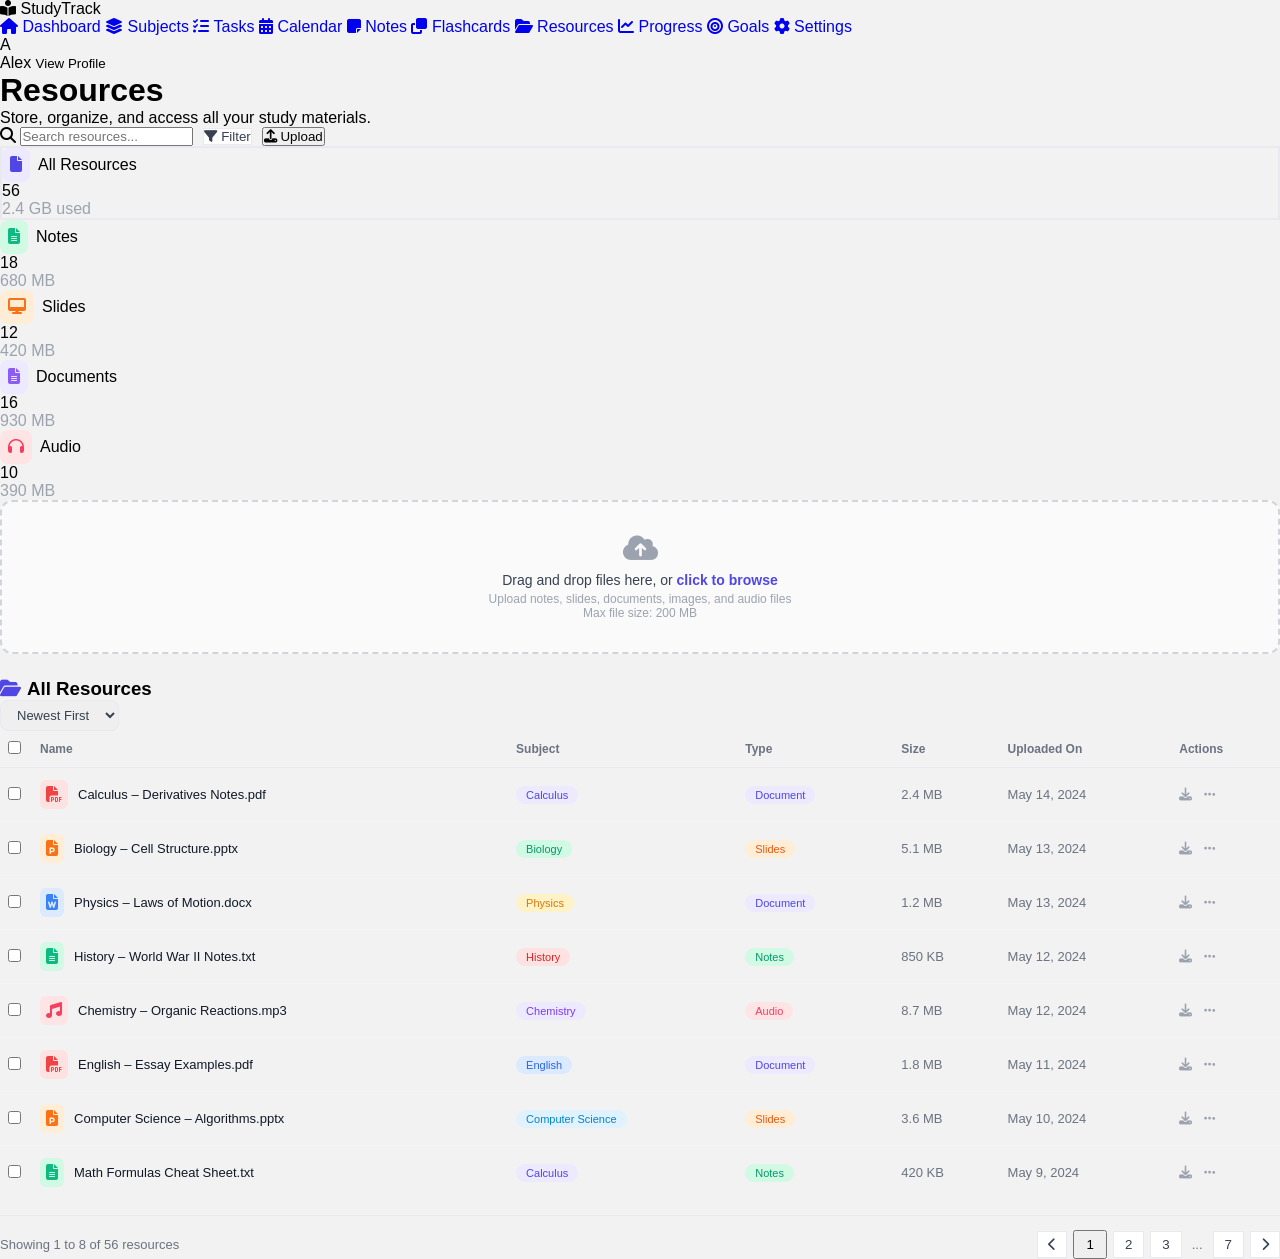
<file: resources.html>
<!DOCTYPE html>
<html lang="en">
<head>
  <meta charset="UTF-8">
  <meta name="viewport" content="width=device-width, initial-scale=1.0">
  <title>StudyTrack – Resources</title>
  <link rel="stylesheet" href="https://cdnjs.cloudflare.com/ajax/libs/font-awesome/6.5.0/css/all.min.css">
  <link rel="stylesheet" href="css/style.css">
</head>
<body>

<!-- Sidebar -->
<aside class="sidebar">
  <div class="logo">
    <i class="fas fa-book-open-reader"></i>
    <span>StudyTrack</span>
  </div>
  <a class="nav-item" href="index.html"><i class="fas fa-house"></i> Dashboard</a>
  <a class="nav-item" href="subject.html"><i class="fas fa-layer-group"></i> Subjects</a>
  <a class="nav-item" href="tasks.html"><i class="fas fa-list-check"></i> Tasks</a>
  <a class="nav-item" href="calendar.html"><i class="fas fa-calendar-days"></i> Calendar</a>
  <a class="nav-item" href="notes.html"><i class="fas fa-note-sticky"></i> Notes</a>
  <a class="nav-item" href="flashcards.html"><i class="fas fa-clone"></i> Flashcards</a>
  <a class="nav-item active" href="resources.html"><i class="fas fa-folder-open"></i> Resources</a>
  <a class="nav-item" href="progress.html"><i class="fas fa-chart-line"></i> Progress</a>
  <a class="nav-item" href="goals.html"><i class="fas fa-bullseye"></i> Goals</a>
  <a class="nav-item" href="settings.html"><i class="fas fa-gear"></i> Settings</a>
  <div class="sidebar-bottom">
    <div class="avatar">A</div>
    <div class="avatar-info">
      <span>Alex</span>
      <small>View Profile</small>
    </div>
  </div>
</aside>

<!-- Main Content -->
<main class="main">

  <!-- Page Header -->
  <div class="page-header">
    <div>
      <h1>Resources</h1>
      <p>Store, organize, and access all your study materials.</p>
    </div>
    <div style="display:flex;gap:10px;align-items:center">
      <div class="search-bar">
        <i class="fas fa-search"></i>
        <input type="text" placeholder="Search resources...">
      </div>
      <button class="btn" style="border:1px solid #e8eaf0;background:#fff;color:#374151">
        <i class="fas fa-filter"></i> Filter
      </button>
      <button class="btn btn-primary">
        <i class="fas fa-upload"></i> Upload
      </button>
    </div>
  </div>

  <!-- Summary Cards -->
  <div class="stats-row" style="grid-template-columns:repeat(5,1fr)">

    <div class="stat-card" style="border:2px solid #e8eaf0">
      <div class="label" style="display:flex;align-items:center;gap:8px">
        <span style="background:#ede9fe;padding:8px;border-radius:8px">
          <i class="fas fa-file" style="color:#4f46e5;font-size:16px"></i>
        </span>
        <span>All Resources</span>
      </div>
      <div class="value">56</div>
      <div class="sub" style="color:#9ca3af">2.4 GB used</div>
    </div>

    <div class="stat-card">
      <div class="label" style="display:flex;align-items:center;gap:8px">
        <span style="background:#d1fae5;padding:8px;border-radius:8px">
          <i class="fas fa-file-lines" style="color:#10b981;font-size:16px"></i>
        </span>
        <span>Notes</span>
      </div>
      <div class="value">18</div>
      <div class="sub" style="color:#9ca3af">680 MB</div>
    </div>

    <div class="stat-card">
      <div class="label" style="display:flex;align-items:center;gap:8px">
        <span style="background:#ffedd5;padding:8px;border-radius:8px">
          <i class="fas fa-desktop" style="color:#f97316;font-size:16px"></i>
        </span>
        <span>Slides</span>
      </div>
      <div class="value">12</div>
      <div class="sub" style="color:#9ca3af">420 MB</div>
    </div>

    <div class="stat-card">
      <div class="label" style="display:flex;align-items:center;gap:8px">
        <span style="background:#ede9fe;padding:8px;border-radius:8px">
          <i class="fas fa-file-alt" style="color:#8b5cf6;font-size:16px"></i>
        </span>
        <span>Documents</span>
      </div>
      <div class="value">16</div>
      <div class="sub" style="color:#9ca3af">930 MB</div>
    </div>

    <div class="stat-card">
      <div class="label" style="display:flex;align-items:center;gap:8px">
        <span style="background:#ffe4e6;padding:8px;border-radius:8px">
          <i class="fas fa-headphones" style="color:#f43f5e;font-size:16px"></i>
        </span>
        <span>Audio</span>
      </div>
      <div class="value">10</div>
      <div class="sub" style="color:#9ca3af">390 MB</div>
    </div>

  </div>

  <!-- Upload Drop Zone -->
  <div style="border:2px dashed #d1d5db;border-radius:12px;padding:32px;text-align:center;margin-bottom:24px;background:#fafafa">
    <i class="fas fa-cloud-arrow-up" style="font-size:28px;color:#9ca3af;margin-bottom:10px;display:block"></i>
    <p style="font-size:14px;color:#374151;margin:0">
      Drag and drop files here, or <a href="#" style="color:#4f46e5;font-weight:600">click to browse</a>
    </p>
    <p style="font-size:12px;color:#9ca3af;margin-top:4px">Upload notes, slides, documents, images, and audio files</p>
    <p style="font-size:12px;color:#9ca3af;margin:0">Max file size: 200 MB</p>
  </div>

  <!-- Resources Table -->
  <div class="card">
    <div class="card-header">
      <h3><i class="fas fa-folder-open" style="color:#4f46e5;margin-right:6px"></i>All Resources</h3>
      <select style="padding:6px 12px;border:1px solid #e8eaf0;border-radius:8px;font-size:13px;outline:none;color:#374151">
        <option>Newest First</option>
        <option>Oldest First</option>
        <option>Name A–Z</option>
        <option>Largest First</option>
      </select>
    </div>

    <table style="width:100%;border-collapse:collapse;font-size:13px">
      <thead>
        <tr style="border-bottom:1px solid #e8eaf0;color:#6b7280;font-size:12px">
          <th style="padding:10px 8px;font-weight:600;text-align:left;width:32px">
            <input type="checkbox">
          </th>
          <th style="padding:10px 8px;font-weight:600;text-align:left">Name</th>
          <th style="padding:10px 8px;font-weight:600;text-align:left">Subject</th>
          <th style="padding:10px 8px;font-weight:600;text-align:left">Type</th>
          <th style="padding:10px 8px;font-weight:600;text-align:left">Size</th>
          <th style="padding:10px 8px;font-weight:600;text-align:left">Uploaded On</th>
          <th style="padding:10px 8px;font-weight:600;text-align:left">Actions</th>
        </tr>
      </thead>
      <tbody>

        <!-- Row 1 -->
        <tr style="border-bottom:1px solid #f3f4f6">
          <td style="padding:12px 8px"><input type="checkbox"></td>
          <td style="padding:12px 8px">
            <div style="display:flex;align-items:center;gap:10px">
              <span style="background:#fee2e2;padding:6px;border-radius:6px">
                <i class="fas fa-file-pdf" style="color:#ef4444;font-size:16px"></i>
              </span>
              <span style="font-weight:500;color:#111827">Calculus – Derivatives Notes.pdf</span>
            </div>
          </td>
          <td style="padding:12px 8px"><span class="badge" style="background:#ede9fe;color:#4f46e5;border-radius:20px;padding:3px 10px;font-size:11px">Calculus</span></td>
          <td style="padding:12px 8px"><span class="badge" style="background:#ede9fe;color:#4f46e5;border-radius:20px;padding:3px 10px;font-size:11px">Document</span></td>
          <td style="padding:12px 8px;color:#6b7280">2.4 MB</td>
          <td style="padding:12px 8px;color:#6b7280">May 14, 2024</td>
          <td style="padding:12px 8px">
            <div style="display:flex;gap:12px;align-items:center">
              <i class="fas fa-download" style="color:#9ca3af;cursor:pointer"></i>
              <i class="fas fa-ellipsis" style="color:#9ca3af;cursor:pointer"></i>
            </div>
          </td>
        </tr>

        <!-- Row 2 -->
        <tr style="border-bottom:1px solid #f3f4f6">
          <td style="padding:12px 8px"><input type="checkbox"></td>
          <td style="padding:12px 8px">
            <div style="display:flex;align-items:center;gap:10px">
              <span style="background:#ffedd5;padding:6px;border-radius:6px">
                <i class="fas fa-file-powerpoint" style="color:#f97316;font-size:16px"></i>
              </span>
              <span style="font-weight:500;color:#111827">Biology – Cell Structure.pptx</span>
            </div>
          </td>
          <td style="padding:12px 8px"><span class="badge" style="background:#d1fae5;color:#059669;border-radius:20px;padding:3px 10px;font-size:11px">Biology</span></td>
          <td style="padding:12px 8px"><span class="badge" style="background:#ffedd5;color:#ea580c;border-radius:20px;padding:3px 10px;font-size:11px">Slides</span></td>
          <td style="padding:12px 8px;color:#6b7280">5.1 MB</td>
          <td style="padding:12px 8px;color:#6b7280">May 13, 2024</td>
          <td style="padding:12px 8px">
            <div style="display:flex;gap:12px;align-items:center">
              <i class="fas fa-download" style="color:#9ca3af;cursor:pointer"></i>
              <i class="fas fa-ellipsis" style="color:#9ca3af;cursor:pointer"></i>
            </div>
          </td>
        </tr>

        <!-- Row 3 -->
        <tr style="border-bottom:1px solid #f3f4f6">
          <td style="padding:12px 8px"><input type="checkbox"></td>
          <td style="padding:12px 8px">
            <div style="display:flex;align-items:center;gap:10px">
              <span style="background:#dbeafe;padding:6px;border-radius:6px">
                <i class="fas fa-file-word" style="color:#3b82f6;font-size:16px"></i>
              </span>
              <span style="font-weight:500;color:#111827">Physics – Laws of Motion.docx</span>
            </div>
          </td>
          <td style="padding:12px 8px"><span class="badge" style="background:#fef3c7;color:#d97706;border-radius:20px;padding:3px 10px;font-size:11px">Physics</span></td>
          <td style="padding:12px 8px"><span class="badge" style="background:#ede9fe;color:#4f46e5;border-radius:20px;padding:3px 10px;font-size:11px">Document</span></td>
          <td style="padding:12px 8px;color:#6b7280">1.2 MB</td>
          <td style="padding:12px 8px;color:#6b7280">May 13, 2024</td>
          <td style="padding:12px 8px">
            <div style="display:flex;gap:12px;align-items:center">
              <i class="fas fa-download" style="color:#9ca3af;cursor:pointer"></i>
              <i class="fas fa-ellipsis" style="color:#9ca3af;cursor:pointer"></i>
            </div>
          </td>
        </tr>

        <!-- Row 4 -->
        <tr style="border-bottom:1px solid #f3f4f6">
          <td style="padding:12px 8px"><input type="checkbox"></td>
          <td style="padding:12px 8px">
            <div style="display:flex;align-items:center;gap:10px">
              <span style="background:#d1fae5;padding:6px;border-radius:6px">
                <i class="fas fa-file-lines" style="color:#10b981;font-size:16px"></i>
              </span>
              <span style="font-weight:500;color:#111827">History – World War II Notes.txt</span>
            </div>
          </td>
          <td style="padding:12px 8px"><span class="badge" style="background:#fee2e2;color:#dc2626;border-radius:20px;padding:3px 10px;font-size:11px">History</span></td>
          <td style="padding:12px 8px"><span class="badge" style="background:#d1fae5;color:#059669;border-radius:20px;padding:3px 10px;font-size:11px">Notes</span></td>
          <td style="padding:12px 8px;color:#6b7280">850 KB</td>
          <td style="padding:12px 8px;color:#6b7280">May 12, 2024</td>
          <td style="padding:12px 8px">
            <div style="display:flex;gap:12px;align-items:center">
              <i class="fas fa-download" style="color:#9ca3af;cursor:pointer"></i>
              <i class="fas fa-ellipsis" style="color:#9ca3af;cursor:pointer"></i>
            </div>
          </td>
        </tr>

        <!-- Row 5 -->
        <tr style="border-bottom:1px solid #f3f4f6">
          <td style="padding:12px 8px"><input type="checkbox"></td>
          <td style="padding:12px 8px">
            <div style="display:flex;align-items:center;gap:10px">
              <span style="background:#ffe4e6;padding:6px;border-radius:6px">
                <i class="fas fa-music" style="color:#f43f5e;font-size:16px"></i>
              </span>
              <span style="font-weight:500;color:#111827">Chemistry – Organic Reactions.mp3</span>
            </div>
          </td>
          <td style="padding:12px 8px"><span class="badge" style="background:#ede9fe;color:#7c3aed;border-radius:20px;padding:3px 10px;font-size:11px">Chemistry</span></td>
          <td style="padding:12px 8px"><span class="badge" style="background:#ffe4e6;color:#f43f5e;border-radius:20px;padding:3px 10px;font-size:11px">Audio</span></td>
          <td style="padding:12px 8px;color:#6b7280">8.7 MB</td>
          <td style="padding:12px 8px;color:#6b7280">May 12, 2024</td>
          <td style="padding:12px 8px">
            <div style="display:flex;gap:12px;align-items:center">
              <i class="fas fa-download" style="color:#9ca3af;cursor:pointer"></i>
              <i class="fas fa-ellipsis" style="color:#9ca3af;cursor:pointer"></i>
            </div>
          </td>
        </tr>

        <!-- Row 6 -->
        <tr style="border-bottom:1px solid #f3f4f6">
          <td style="padding:12px 8px"><input type="checkbox"></td>
          <td style="padding:12px 8px">
            <div style="display:flex;align-items:center;gap:10px">
              <span style="background:#fee2e2;padding:6px;border-radius:6px">
                <i class="fas fa-file-pdf" style="color:#ef4444;font-size:16px"></i>
              </span>
              <span style="font-weight:500;color:#111827">English – Essay Examples.pdf</span>
            </div>
          </td>
          <td style="padding:12px 8px"><span class="badge" style="background:#dbeafe;color:#2563eb;border-radius:20px;padding:3px 10px;font-size:11px">English</span></td>
          <td style="padding:12px 8px"><span class="badge" style="background:#ede9fe;color:#4f46e5;border-radius:20px;padding:3px 10px;font-size:11px">Document</span></td>
          <td style="padding:12px 8px;color:#6b7280">1.8 MB</td>
          <td style="padding:12px 8px;color:#6b7280">May 11, 2024</td>
          <td style="padding:12px 8px">
            <div style="display:flex;gap:12px;align-items:center">
              <i class="fas fa-download" style="color:#9ca3af;cursor:pointer"></i>
              <i class="fas fa-ellipsis" style="color:#9ca3af;cursor:pointer"></i>
            </div>
          </td>
        </tr>

        <!-- Row 7 -->
        <tr style="border-bottom:1px solid #f3f4f6">
          <td style="padding:12px 8px"><input type="checkbox"></td>
          <td style="padding:12px 8px">
            <div style="display:flex;align-items:center;gap:10px">
              <span style="background:#ffedd5;padding:6px;border-radius:6px">
                <i class="fas fa-file-powerpoint" style="color:#f97316;font-size:16px"></i>
              </span>
              <span style="font-weight:500;color:#111827">Computer Science – Algorithms.pptx</span>
            </div>
          </td>
          <td style="padding:12px 8px"><span class="badge" style="background:#e0f2fe;color:#0284c7;border-radius:20px;padding:3px 10px;font-size:11px">Computer Science</span></td>
          <td style="padding:12px 8px"><span class="badge" style="background:#ffedd5;color:#ea580c;border-radius:20px;padding:3px 10px;font-size:11px">Slides</span></td>
          <td style="padding:12px 8px;color:#6b7280">3.6 MB</td>
          <td style="padding:12px 8px;color:#6b7280">May 10, 2024</td>
          <td style="padding:12px 8px">
            <div style="display:flex;gap:12px;align-items:center">
              <i class="fas fa-download" style="color:#9ca3af;cursor:pointer"></i>
              <i class="fas fa-ellipsis" style="color:#9ca3af;cursor:pointer"></i>
            </div>
          </td>
        </tr>

        <!-- Row 8 -->
        <tr>
          <td style="padding:12px 8px"><input type="checkbox"></td>
          <td style="padding:12px 8px">
            <div style="display:flex;align-items:center;gap:10px">
              <span style="background:#d1fae5;padding:6px;border-radius:6px">
                <i class="fas fa-file-lines" style="color:#10b981;font-size:16px"></i>
              </span>
              <span style="font-weight:500;color:#111827">Math Formulas Cheat Sheet.txt</span>
            </div>
          </td>
          <td style="padding:12px 8px"><span class="badge" style="background:#ede9fe;color:#4f46e5;border-radius:20px;padding:3px 10px;font-size:11px">Calculus</span></td>
          <td style="padding:12px 8px"><span class="badge" style="background:#d1fae5;color:#059669;border-radius:20px;padding:3px 10px;font-size:11px">Notes</span></td>
          <td style="padding:12px 8px;color:#6b7280">420 KB</td>
          <td style="padding:12px 8px;color:#6b7280">May 9, 2024</td>
          <td style="padding:12px 8px">
            <div style="display:flex;gap:12px;align-items:center">
              <i class="fas fa-download" style="color:#9ca3af;cursor:pointer"></i>
              <i class="fas fa-ellipsis" style="color:#9ca3af;cursor:pointer"></i>
            </div>
          </td>
        </tr>

      </tbody>
    </table>

    <!-- Pagination -->
    <div style="display:flex;justify-content:space-between;align-items:center;margin-top:16px;padding-top:14px;border-top:1px solid #e8eaf0;font-size:13px;color:#6b7280">
      <span>Showing 1 to 8 of 56 resources</span>
      <div style="display:flex;gap:6px;align-items:center">
        <button class="btn" style="border:1px solid #e8eaf0;background:#fff;color:#374151;padding:5px 10px">
          <i class="fas fa-chevron-left"></i>
        </button>
        <button class="btn btn-primary" style="padding:5px 11px">1</button>
        <button class="btn" style="border:1px solid #e8eaf0;background:#fff;color:#374151;padding:5px 11px">2</button>
        <button class="btn" style="border:1px solid #e8eaf0;background:#fff;color:#374151;padding:5px 11px">3</button>
        <span style="padding:0 4px">...</span>
        <button class="btn" style="border:1px solid #e8eaf0;background:#fff;color:#374151;padding:5px 11px">7</button>
        <button class="btn" style="border:1px solid #e8eaf0;background:#fff;color:#374151;padding:5px 10px">
          <i class="fas fa-chevron-right"></i>
        </button>
      </div>
    </div>

  </div>

</main>

</body>
</html>
</file>
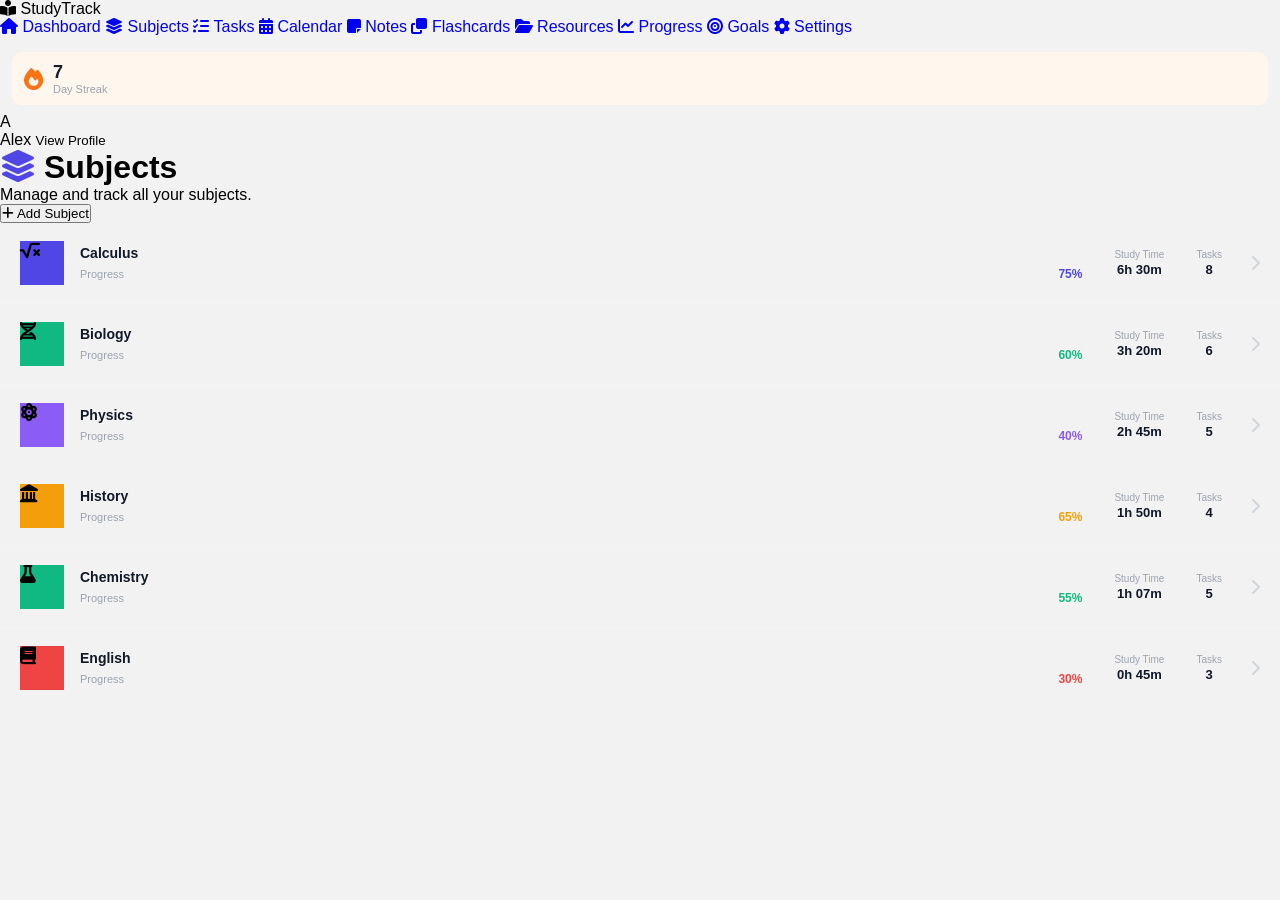
<file: subject.html>
<!DOCTYPE html>
<html lang="en">
<head>
  <meta charset="UTF-8">
  <meta name="viewport" content="width=device-width, initial-scale=1.0">
  <title>StudyTrack – Subjects</title>
  <link rel="stylesheet" href="css/style.css">
  <link rel="stylesheet" href="https://cdnjs.cloudflare.com/ajax/libs/font-awesome/6.5.0/css/all.min.css">
</head>
<body>

<!-- Sidebar -->
<aside class="sidebar">
  <div class="logo">
    <i class="fas fa-book-open-reader"></i>
    <span>StudyTrack</span>
  </div>
  <a class="nav-item" href="index.html"><i class="fas fa-house"></i> Dashboard</a>
  <a class="nav-item active" href="subject.html"><i class="fas fa-layer-group"></i> Subjects</a>
  <a class="nav-item" href="tasks.html"><i class="fas fa-list-check"></i> Tasks</a>
  <a class="nav-item" href="calendar.html"><i class="fas fa-calendar-days"></i> Calendar</a>
  <a class="nav-item" href="notes.html"><i class="fas fa-note-sticky"></i> Notes</a>
  <a class="nav-item" href="flashcards.html"><i class="fas fa-clone"></i> Flashcards</a>
  <a class="nav-item" href="resources.html"><i class="fas fa-folder-open"></i> Resources</a>
  <a class="nav-item" href="progress.html"><i class="fas fa-chart-line"></i> Progress</a>
  <a class="nav-item" href="goals.html"><i class="fas fa-bullseye"></i> Goals</a>
  <a class="nav-item" href="settings.html"><i class="fas fa-gear"></i> Settings</a>

  <!-- Day Streak -->
  <div style="margin-top:auto;padding:16px 12px 8px">
    <div style="display:flex;align-items:center;gap:10px;padding:10px 12px;background:#fff7ed;border-radius:10px">
      <i class="fas fa-fire" style="color:#f97316;font-size:22px"></i>
      <div>
        <div style="font-size:18px;font-weight:700;color:#1a1a2e">7</div>
        <div style="font-size:11px;color:#9ca3af">Day Streak</div>
      </div>
    </div>
  </div>

  <div class="sidebar-bottom">
    <div class="avatar">A</div>
    <div class="avatar-info">
      <span>Alex</span>
      <small>View Profile</small>
    </div>
  </div>
</aside>

<!-- Main Content -->
<main class="main">

  <!-- Page Header -->
  <div class="page-header">
    <div>
      <h1><i class="fas fa-layer-group" style="color:#4f46e5;margin-right:8px"></i>Subjects</h1>
      <p>Manage and track all your subjects.</p>
    </div>
    <button class="btn btn-primary"><i class="fas fa-plus"></i> Add Subject</button>
  </div>

  <!-- Subject Cards -->
  <div class="card" style="padding:0;overflow:hidden">

    <!-- Calculus -->
    <div style="display:flex;align-items:center;gap:16px;padding:18px 20px;border-bottom:1px solid #f3f4f6">
      <div class="subject-icon" style="background:#4f46e5;width:44px;height:44px;font-size:18px;flex-shrink:0">
        <i class="fas fa-square-root-variable"></i>
      </div>
      <div style="flex:1;min-width:0">
        <div style="font-weight:600;font-size:14px;color:#111827;margin-bottom:6px">Calculus</div>
        <div style="display:flex;align-items:center;gap:10px">
          <span style="font-size:11px;color:#9ca3af;flex-shrink:0">Progress</span>
          <div class="progress-bar" style="flex:1;margin:0">
            <div class="progress-fill" style="width:75%;background:#4f46e5"></div>
          </div>
          <span style="font-size:12px;font-weight:600;color:#4f46e5;flex-shrink:0">75%</span>
        </div>
      </div>
      <div style="text-align:center;flex-shrink:0;margin-left:16px">
        <div style="font-size:10px;color:#9ca3af;margin-bottom:2px">Study Time</div>
        <div style="font-size:13px;font-weight:700;color:#111827">6h 30m</div>
      </div>
      <div style="text-align:center;flex-shrink:0;margin-left:16px">
        <div style="font-size:10px;color:#9ca3af;margin-bottom:2px">Tasks</div>
        <div style="font-size:13px;font-weight:700;color:#111827">8</div>
      </div>
      <i class="fas fa-chevron-right" style="color:#d1d5db;margin-left:12px;flex-shrink:0"></i>
    </div>

    <!-- Biology -->
    <div style="display:flex;align-items:center;gap:16px;padding:18px 20px;border-bottom:1px solid #f3f4f6">
      <div class="subject-icon" style="background:#10b981;width:44px;height:44px;font-size:18px;flex-shrink:0">
        <i class="fas fa-dna"></i>
      </div>
      <div style="flex:1;min-width:0">
        <div style="font-weight:600;font-size:14px;color:#111827;margin-bottom:6px">Biology</div>
        <div style="display:flex;align-items:center;gap:10px">
          <span style="font-size:11px;color:#9ca3af;flex-shrink:0">Progress</span>
          <div class="progress-bar" style="flex:1;margin:0">
            <div class="progress-fill" style="width:60%;background:#10b981"></div>
          </div>
          <span style="font-size:12px;font-weight:600;color:#10b981;flex-shrink:0">60%</span>
        </div>
      </div>
      <div style="text-align:center;flex-shrink:0;margin-left:16px">
        <div style="font-size:10px;color:#9ca3af;margin-bottom:2px">Study Time</div>
        <div style="font-size:13px;font-weight:700;color:#111827">3h 20m</div>
      </div>
      <div style="text-align:center;flex-shrink:0;margin-left:16px">
        <div style="font-size:10px;color:#9ca3af;margin-bottom:2px">Tasks</div>
        <div style="font-size:13px;font-weight:700;color:#111827">6</div>
      </div>
      <i class="fas fa-chevron-right" style="color:#d1d5db;margin-left:12px;flex-shrink:0"></i>
    </div>

    <!-- Physics -->
    <div style="display:flex;align-items:center;gap:16px;padding:18px 20px;border-bottom:1px solid #f3f4f6">
      <div class="subject-icon" style="background:#8b5cf6;width:44px;height:44px;font-size:18px;flex-shrink:0">
        <i class="fas fa-atom"></i>
      </div>
      <div style="flex:1;min-width:0">
        <div style="font-weight:600;font-size:14px;color:#111827;margin-bottom:6px">Physics</div>
        <div style="display:flex;align-items:center;gap:10px">
          <span style="font-size:11px;color:#9ca3af;flex-shrink:0">Progress</span>
          <div class="progress-bar" style="flex:1;margin:0">
            <div class="progress-fill" style="width:40%;background:#8b5cf6"></div>
          </div>
          <span style="font-size:12px;font-weight:600;color:#8b5cf6;flex-shrink:0">40%</span>
        </div>
      </div>
      <div style="text-align:center;flex-shrink:0;margin-left:16px">
        <div style="font-size:10px;color:#9ca3af;margin-bottom:2px">Study Time</div>
        <div style="font-size:13px;font-weight:700;color:#111827">2h 45m</div>
      </div>
      <div style="text-align:center;flex-shrink:0;margin-left:16px">
        <div style="font-size:10px;color:#9ca3af;margin-bottom:2px">Tasks</div>
        <div style="font-size:13px;font-weight:700;color:#111827">5</div>
      </div>
      <i class="fas fa-chevron-right" style="color:#d1d5db;margin-left:12px;flex-shrink:0"></i>
    </div>

    <!-- History -->
    <div style="display:flex;align-items:center;gap:16px;padding:18px 20px;border-bottom:1px solid #f3f4f6">
      <div class="subject-icon" style="background:#f59e0b;width:44px;height:44px;font-size:18px;flex-shrink:0">
        <i class="fas fa-landmark"></i>
      </div>
      <div style="flex:1;min-width:0">
        <div style="font-weight:600;font-size:14px;color:#111827;margin-bottom:6px">History</div>
        <div style="display:flex;align-items:center;gap:10px">
          <span style="font-size:11px;color:#9ca3af;flex-shrink:0">Progress</span>
          <div class="progress-bar" style="flex:1;margin:0">
            <div class="progress-fill" style="width:65%;background:#f59e0b"></div>
          </div>
          <span style="font-size:12px;font-weight:600;color:#f59e0b;flex-shrink:0">65%</span>
        </div>
      </div>
      <div style="text-align:center;flex-shrink:0;margin-left:16px">
        <div style="font-size:10px;color:#9ca3af;margin-bottom:2px">Study Time</div>
        <div style="font-size:13px;font-weight:700;color:#111827">1h 50m</div>
      </div>
      <div style="text-align:center;flex-shrink:0;margin-left:16px">
        <div style="font-size:10px;color:#9ca3af;margin-bottom:2px">Tasks</div>
        <div style="font-size:13px;font-weight:700;color:#111827">4</div>
      </div>
      <i class="fas fa-chevron-right" style="color:#d1d5db;margin-left:12px;flex-shrink:0"></i>
    </div>

    <!-- Chemistry -->
    <div style="display:flex;align-items:center;gap:16px;padding:18px 20px;border-bottom:1px solid #f3f4f6">
      <div class="subject-icon" style="background:#10b981;width:44px;height:44px;font-size:18px;flex-shrink:0">
        <i class="fas fa-flask"></i>
      </div>
      <div style="flex:1;min-width:0">
        <div style="font-weight:600;font-size:14px;color:#111827;margin-bottom:6px">Chemistry</div>
        <div style="display:flex;align-items:center;gap:10px">
          <span style="font-size:11px;color:#9ca3af;flex-shrink:0">Progress</span>
          <div class="progress-bar" style="flex:1;margin:0">
            <div class="progress-fill" style="width:55%;background:#10b981"></div>
          </div>
          <span style="font-size:12px;font-weight:600;color:#10b981;flex-shrink:0">55%</span>
        </div>
      </div>
      <div style="text-align:center;flex-shrink:0;margin-left:16px">
        <div style="font-size:10px;color:#9ca3af;margin-bottom:2px">Study Time</div>
        <div style="font-size:13px;font-weight:700;color:#111827">1h 07m</div>
      </div>
      <div style="text-align:center;flex-shrink:0;margin-left:16px">
        <div style="font-size:10px;color:#9ca3af;margin-bottom:2px">Tasks</div>
        <div style="font-size:13px;font-weight:700;color:#111827">5</div>
      </div>
      <i class="fas fa-chevron-right" style="color:#d1d5db;margin-left:12px;flex-shrink:0"></i>
    </div>

    <!-- English -->
    <div style="display:flex;align-items:center;gap:16px;padding:18px 20px">
      <div class="subject-icon" style="background:#ef4444;width:44px;height:44px;font-size:18px;flex-shrink:0">
        <i class="fas fa-book"></i>
      </div>
      <div style="flex:1;min-width:0">
        <div style="font-weight:600;font-size:14px;color:#111827;margin-bottom:6px">English</div>
        <div style="display:flex;align-items:center;gap:10px">
          <span style="font-size:11px;color:#9ca3af;flex-shrink:0">Progress</span>
          <div class="progress-bar" style="flex:1;margin:0">
            <div class="progress-fill" style="width:30%;background:#ef4444"></div>
          </div>
          <span style="font-size:12px;font-weight:600;color:#ef4444;flex-shrink:0">30%</span>
        </div>
      </div>
      <div style="text-align:center;flex-shrink:0;margin-left:16px">
        <div style="font-size:10px;color:#9ca3af;margin-bottom:2px">Study Time</div>
        <div style="font-size:13px;font-weight:700;color:#111827">0h 45m</div>
      </div>
      <div style="text-align:center;flex-shrink:0;margin-left:16px">
        <div style="font-size:10px;color:#9ca3af;margin-bottom:2px">Tasks</div>
        <div style="font-size:13px;font-weight:700;color:#111827">3</div>
      </div>
      <i class="fas fa-chevron-right" style="color:#d1d5db;margin-left:12px;flex-shrink:0"></i>
    </div>

  </div>

</main>

</body>
</html>
</file>
<file: css/style.css>
*{
    margin:0;
    padding: 0;
    box-sizing: border-box;
    font-family: sans-serif;
    text-decoration: none;
}

body{
    background: #f2f2f2;
}
</file>
